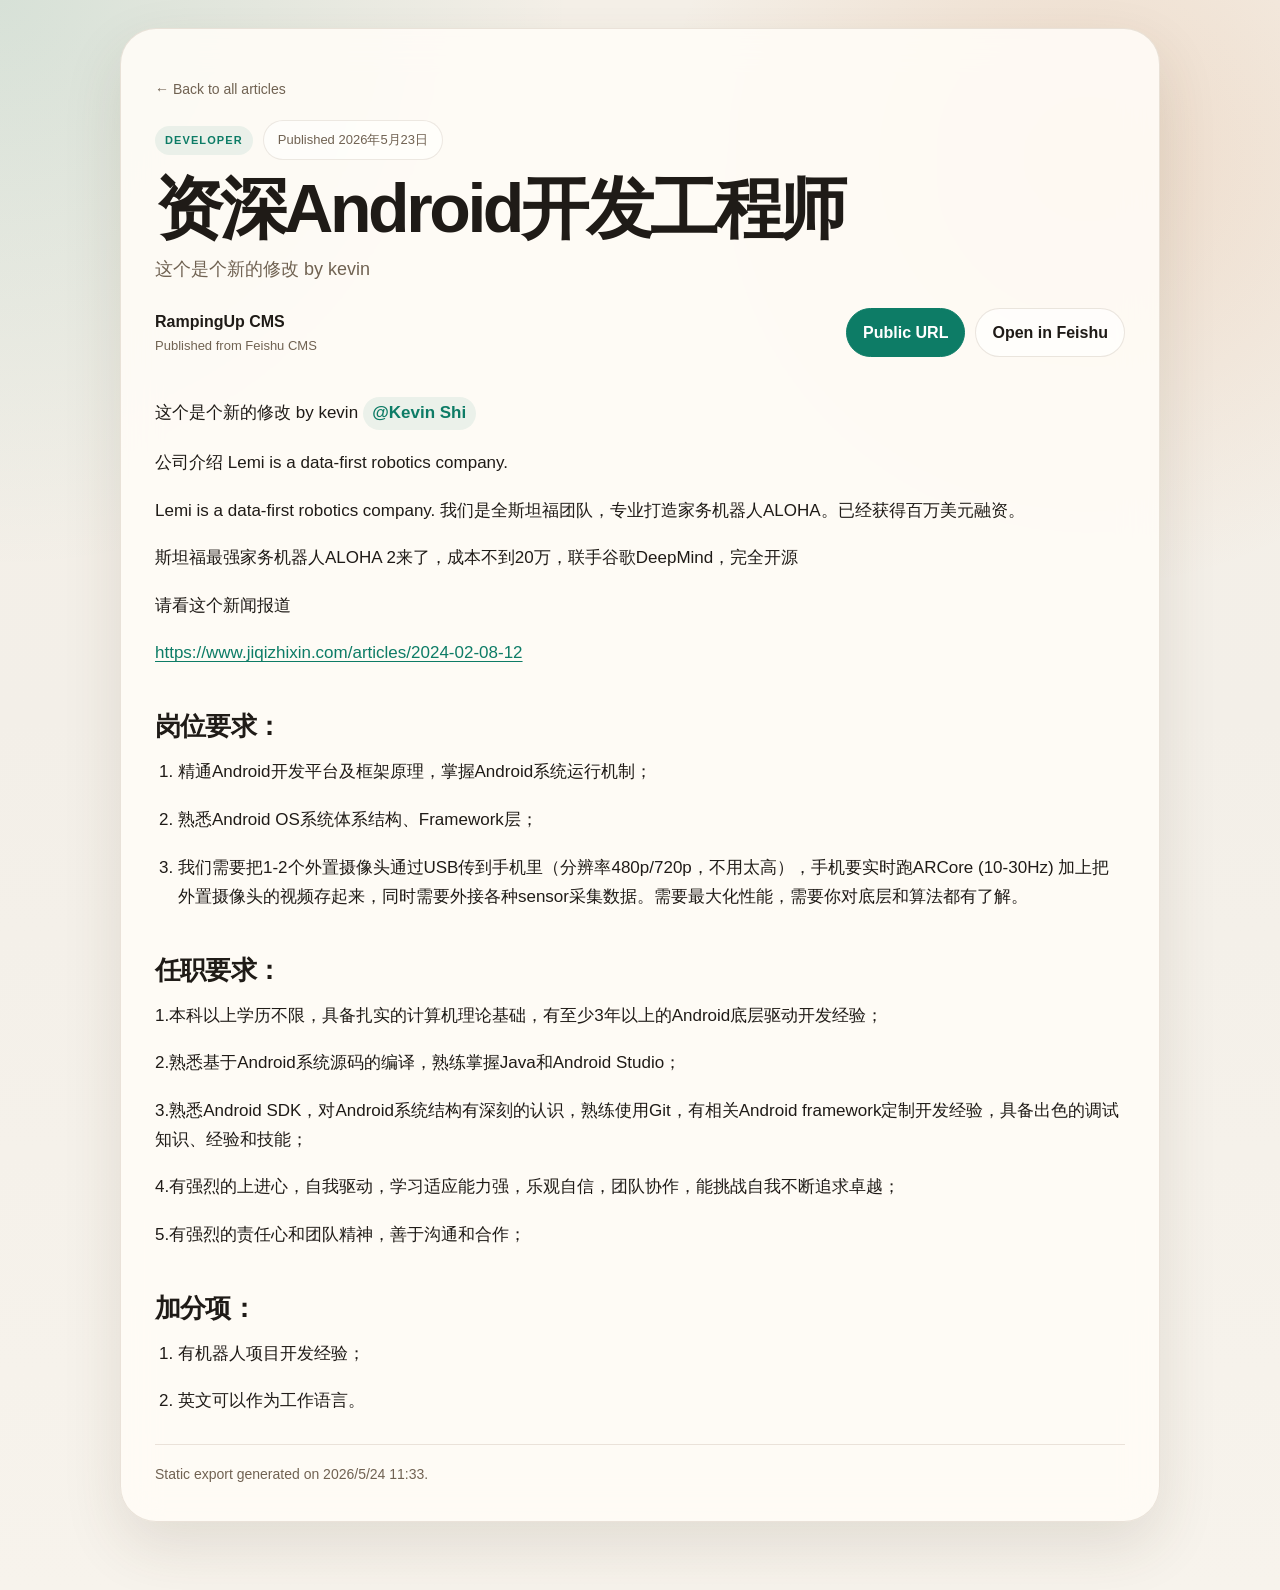
<file: docs/posts/android-2/index.html>
<!DOCTYPE html>
<html lang="zh-CN">
<head>
  <meta charset="utf-8" />
  <meta name="viewport" content="width=device-width, initial-scale=1" />
  <title>资深Android开发工程师 | RampingUp CMS</title>
  <meta name="description" content="这个是个新的修改 by kevin" />
  <link rel="canonical" href="https://szrunworld.github.io/RampingUpCMS/posts/android-2/" />
  <meta property="og:title" content="资深Android开发工程师 | RampingUp CMS" />
  <meta property="og:description" content="这个是个新的修改 by kevin" />
  <meta property="og:type" content="article" />
  <meta property="og:url" content="https://szrunworld.github.io/RampingUpCMS/posts/android-2/" />
  <link rel="stylesheet" href="../../assets/site.css" />
</head>
<body class="article-page">

      <main class="shell article-shell">
        <article class="surface article-hero">
          
          <header class="article-header">
            <a class="article-back" href="../../">← Back to all articles</a>
            <div class="article-kicker">
              <span class="post-card__tag">Developer</span>
              <span class="hero-pill">Published 2026年5月23日</span>
              
            </div>
            <h1 class="article-title">资深Android开发工程师</h1>
            <p class="article-subtitle">这个是个新的修改 by kevin</p>
            <div class="article-meta">
              <div class="author-stack">
                
                <div class="author-stack__text">
                  <strong>RampingUp CMS</strong>
                  <span>Published from Feishu CMS</span>
                </div>
              </div>
              <div class="article-actions">
                <a class="action-link action-link--primary" href="https://szrunworld.github.io/RampingUpCMS/posts/android-2/">Public URL</a>
                <a class="action-link" href="https://rampingup.feishu.cn/wiki/R5MewqgMViY7UbkqTzRca6OXn4c?from=from_copylink" target="_blank" rel="noopener noreferrer">Open in Feishu</a>
              </div>
            </div>
          </header>

          <section class="article-body">
            <div class="content">
              <p>这个是个新的修改 by kevin <span class="feishu-mention">@Kevin Shi</span></p><p>公司介绍 Lemi is a data-first robotics company.</p><p>Lemi is a data-first robotics company.  我们是全斯坦福团队，专业打造家务机器人ALOHA。已经获得百万美元融资。</p><p>斯坦福最强家务机器人ALOHA 2来了，成本不到20万，联手谷歌DeepMind，完全开源</p><p>请看这个新闻报道</p><p><a href="https://www.jiqizhixin.com/articles/2024-02-08-12" target="_blank" rel="noopener noreferrer">https://www.jiqizhixin.com/articles/2024-02-08-12</a></p><h3>岗位要求：</h3><ol><li>精通Android开发平台及框架原理，掌握Android系统运行机制；</li><li>熟悉Android OS系统体系结构、Framework层；</li><li>我们需要把1-2个外置摄像头通过USB传到手机里（分辨率480p/720p，不用太高），手机要实时跑ARCore (10-30Hz) 加上把外置摄像头的视频存起来，同时需要外接各种sensor采集数据。需要最大化性能，需要你对底层和算法都有了解。</li></ol><h3>任职要求：</h3><p>1.本科以上学历不限，具备扎实的计算机理论基础，有至少3年以上的Android底层驱动开发经验；</p><p>2.熟悉基于Android系统源码的编译，熟练掌握Java和Android Studio；</p><p>3.熟悉Android SDK，对Android系统结构有深刻的认识，熟练使用Git，有相关Android framework定制开发经验，具备出色的调试知识、经验和技能；</p><p>4.有强烈的上进心，自我驱动，学习适应能力强，乐观自信，团队协作，能挑战自我不断追求卓越；</p><p>5.有强烈的责任心和团队精神，善于沟通和合作；</p><h3>加分项：</h3><ol><li>有机器人项目开发经验；</li><li>英文可以作为工作语言。</li></ol>
            </div>
            <footer class="article-footer">
              Static export generated on 2026/5/24 11:33.
            </footer>
          </section>
        </article>
      </main>
    
</body>
</html>
</file>
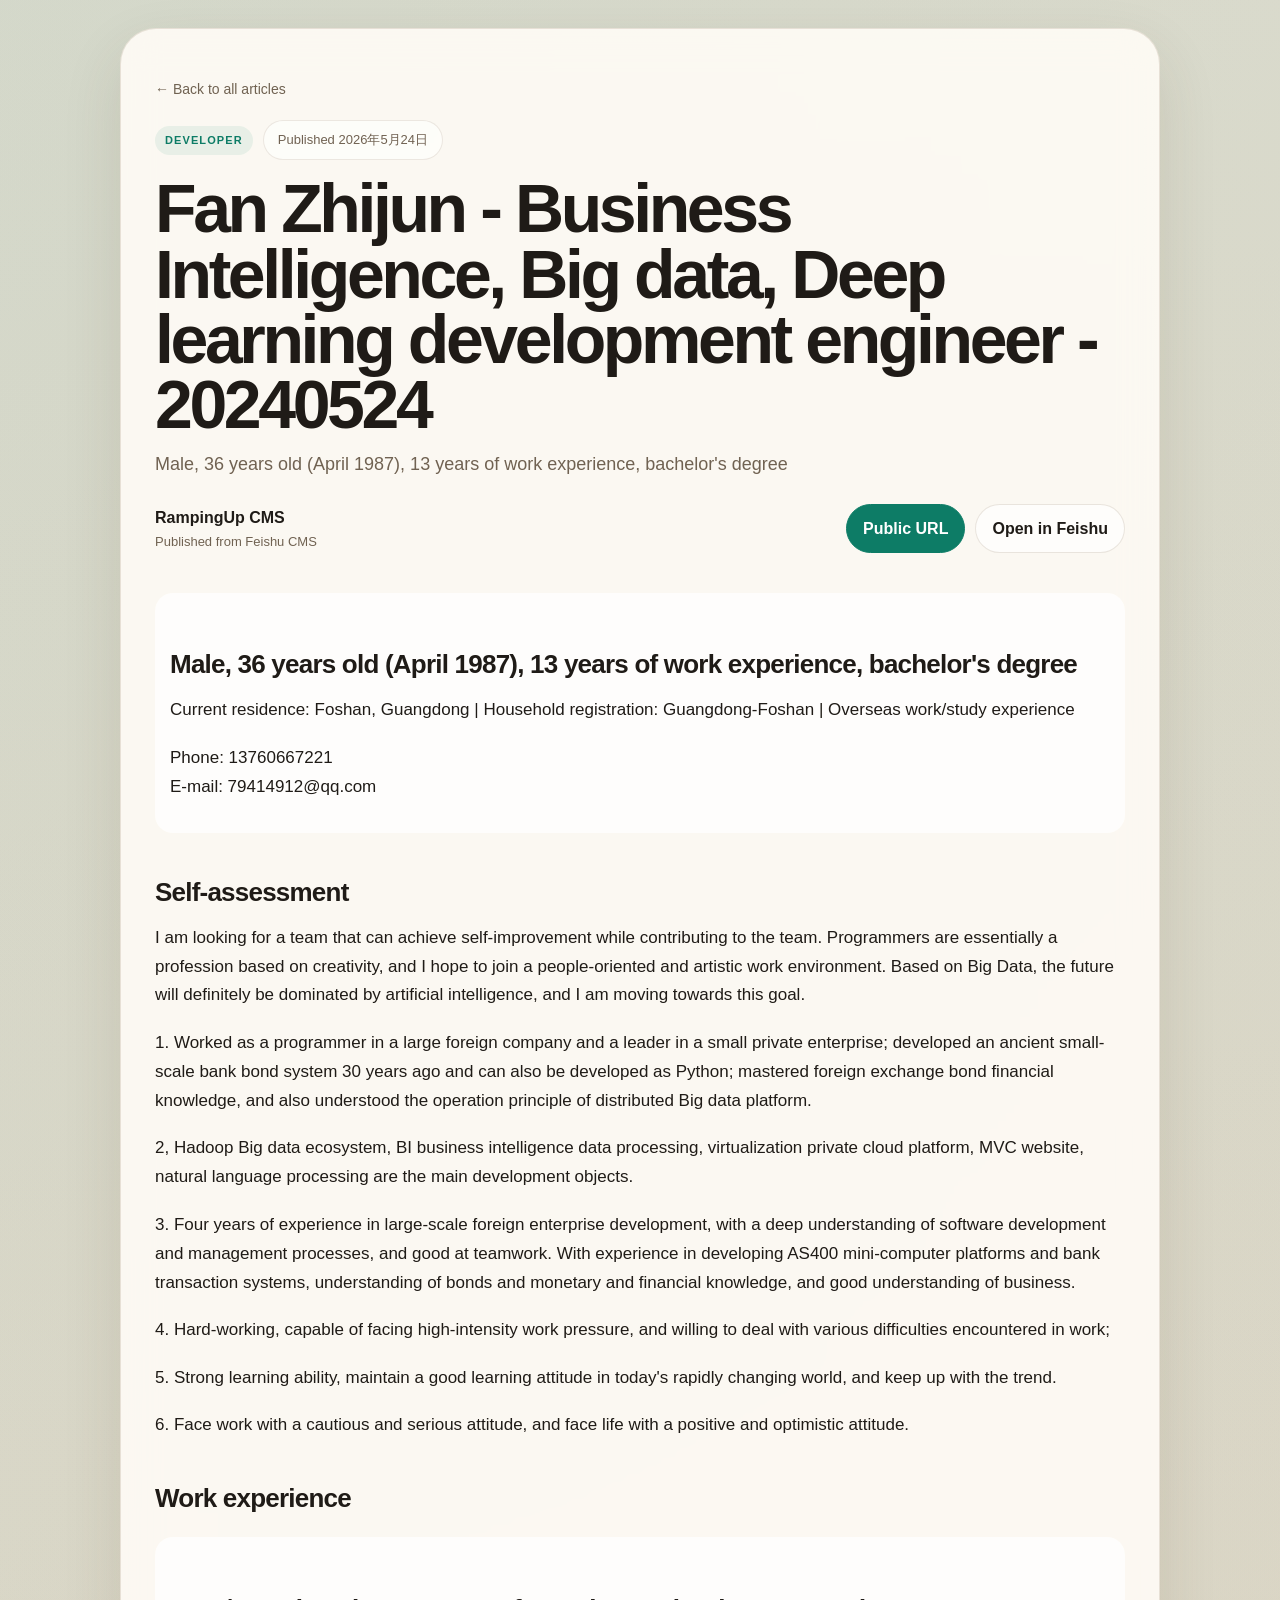
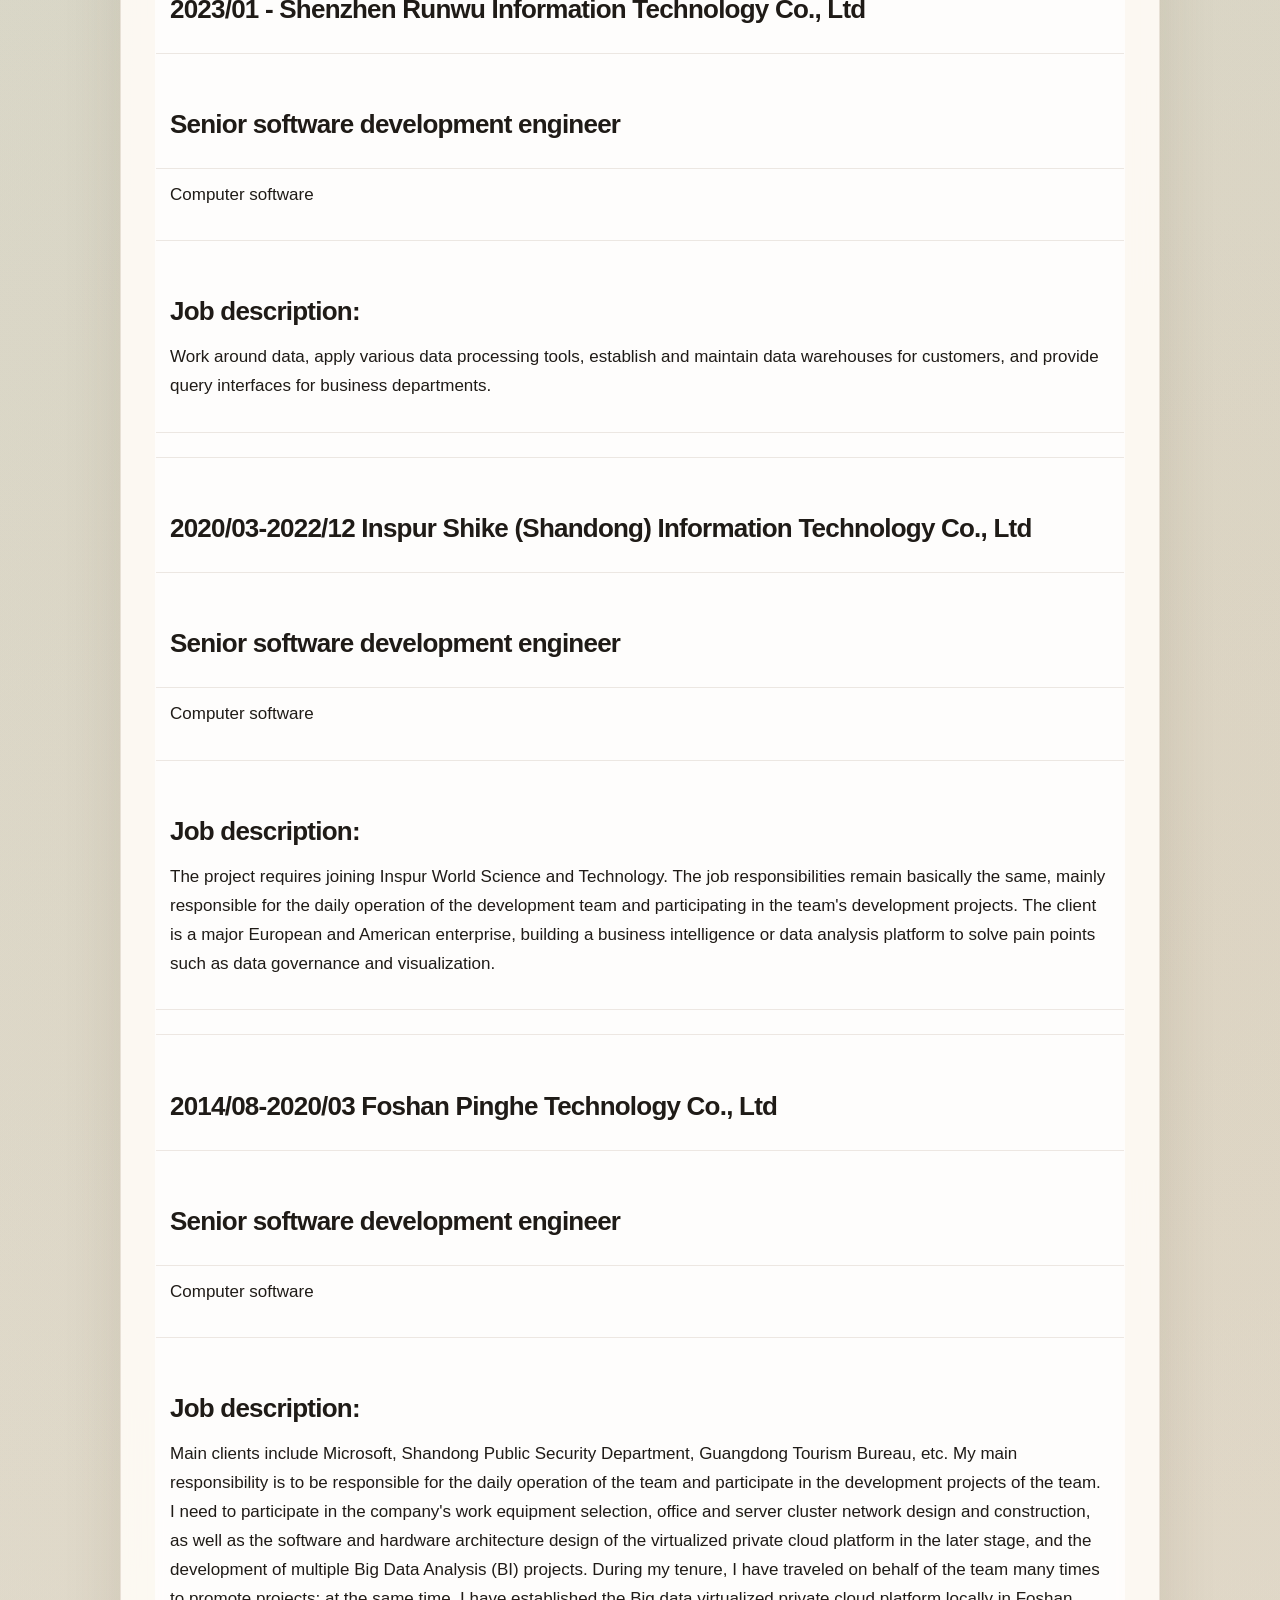
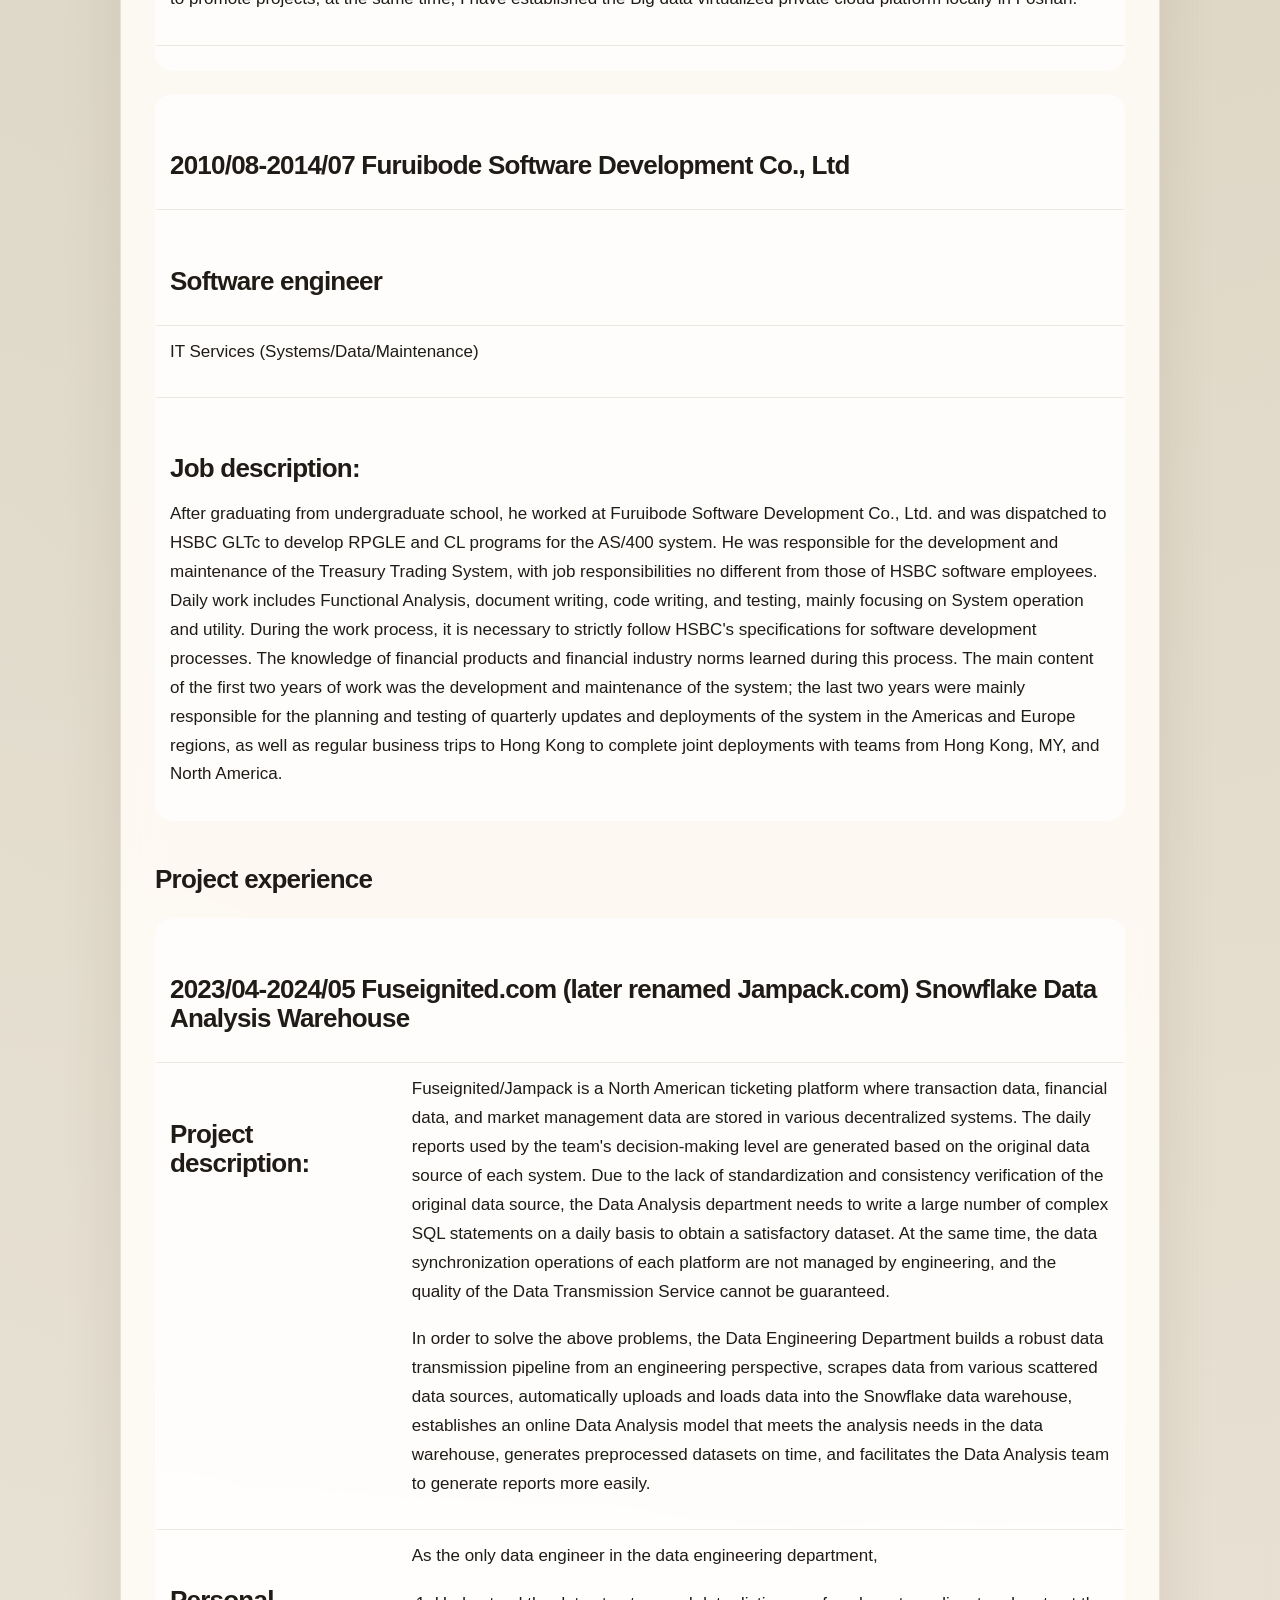
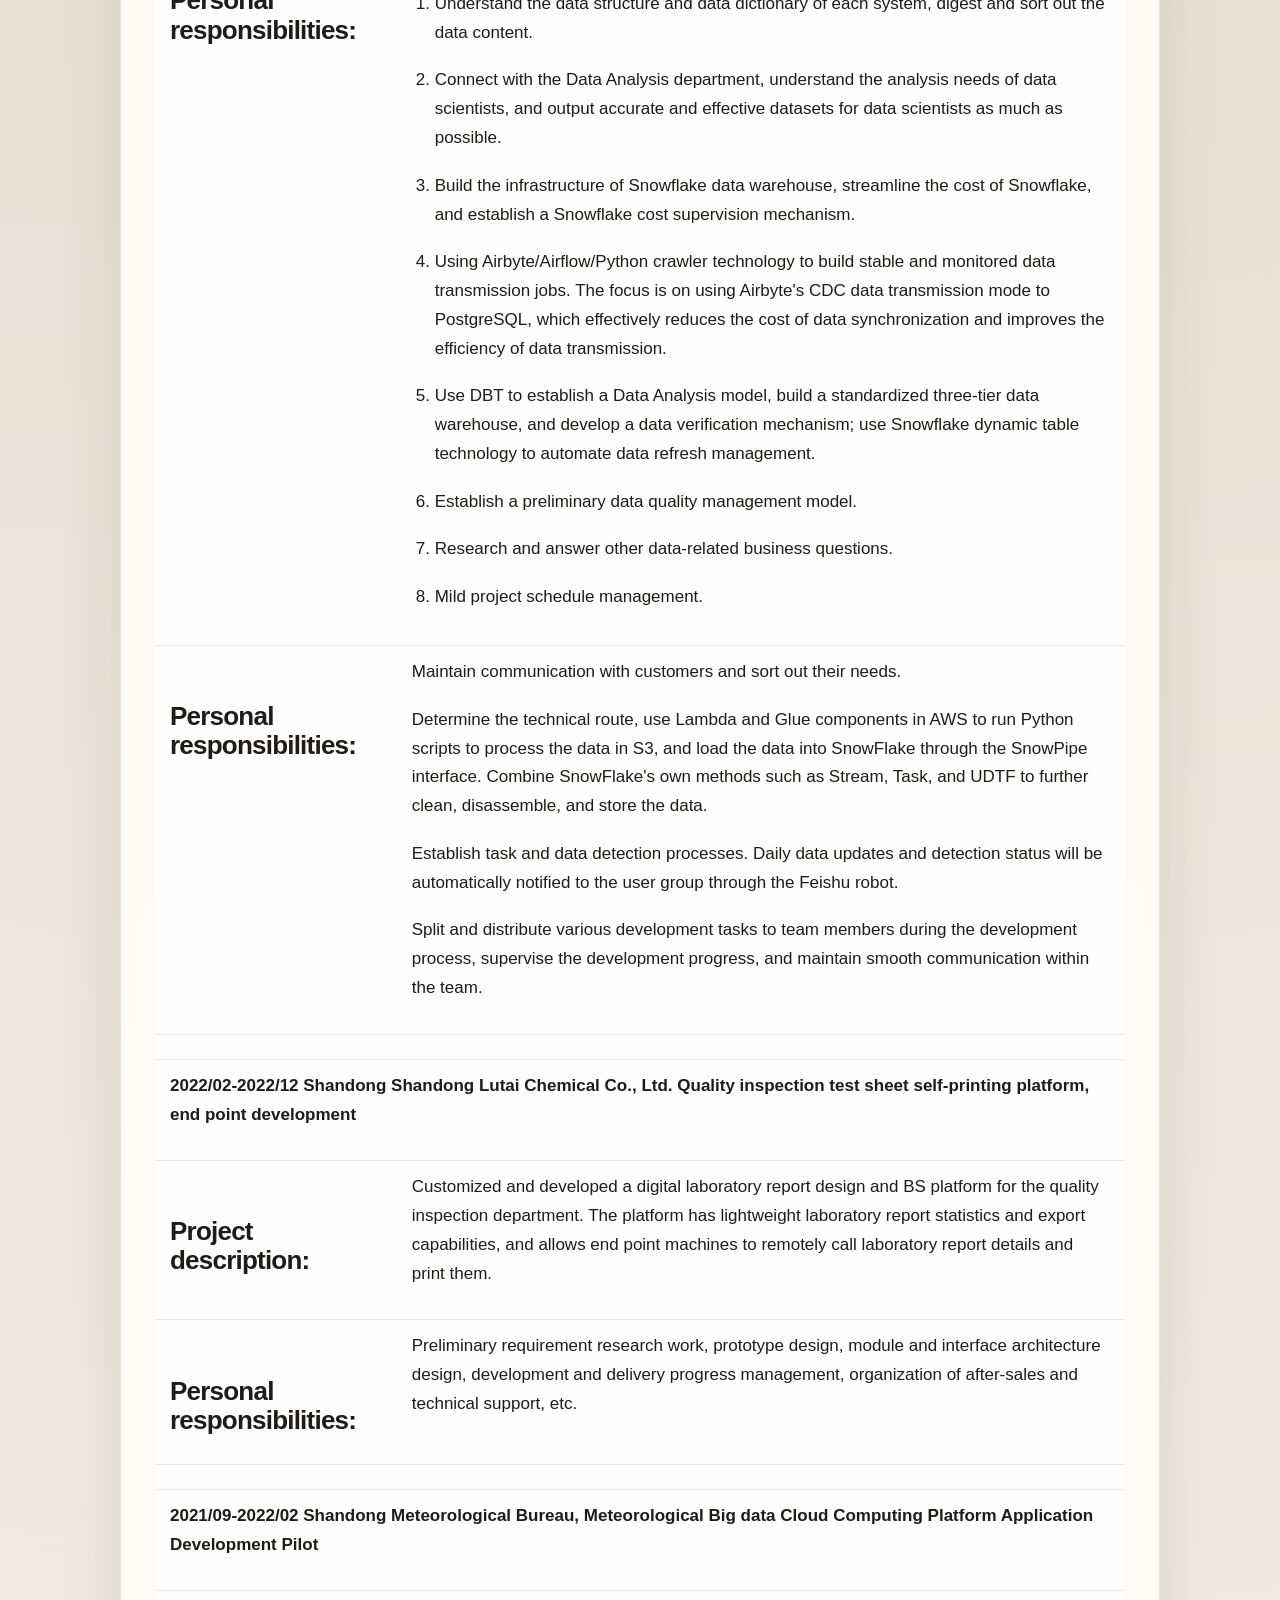
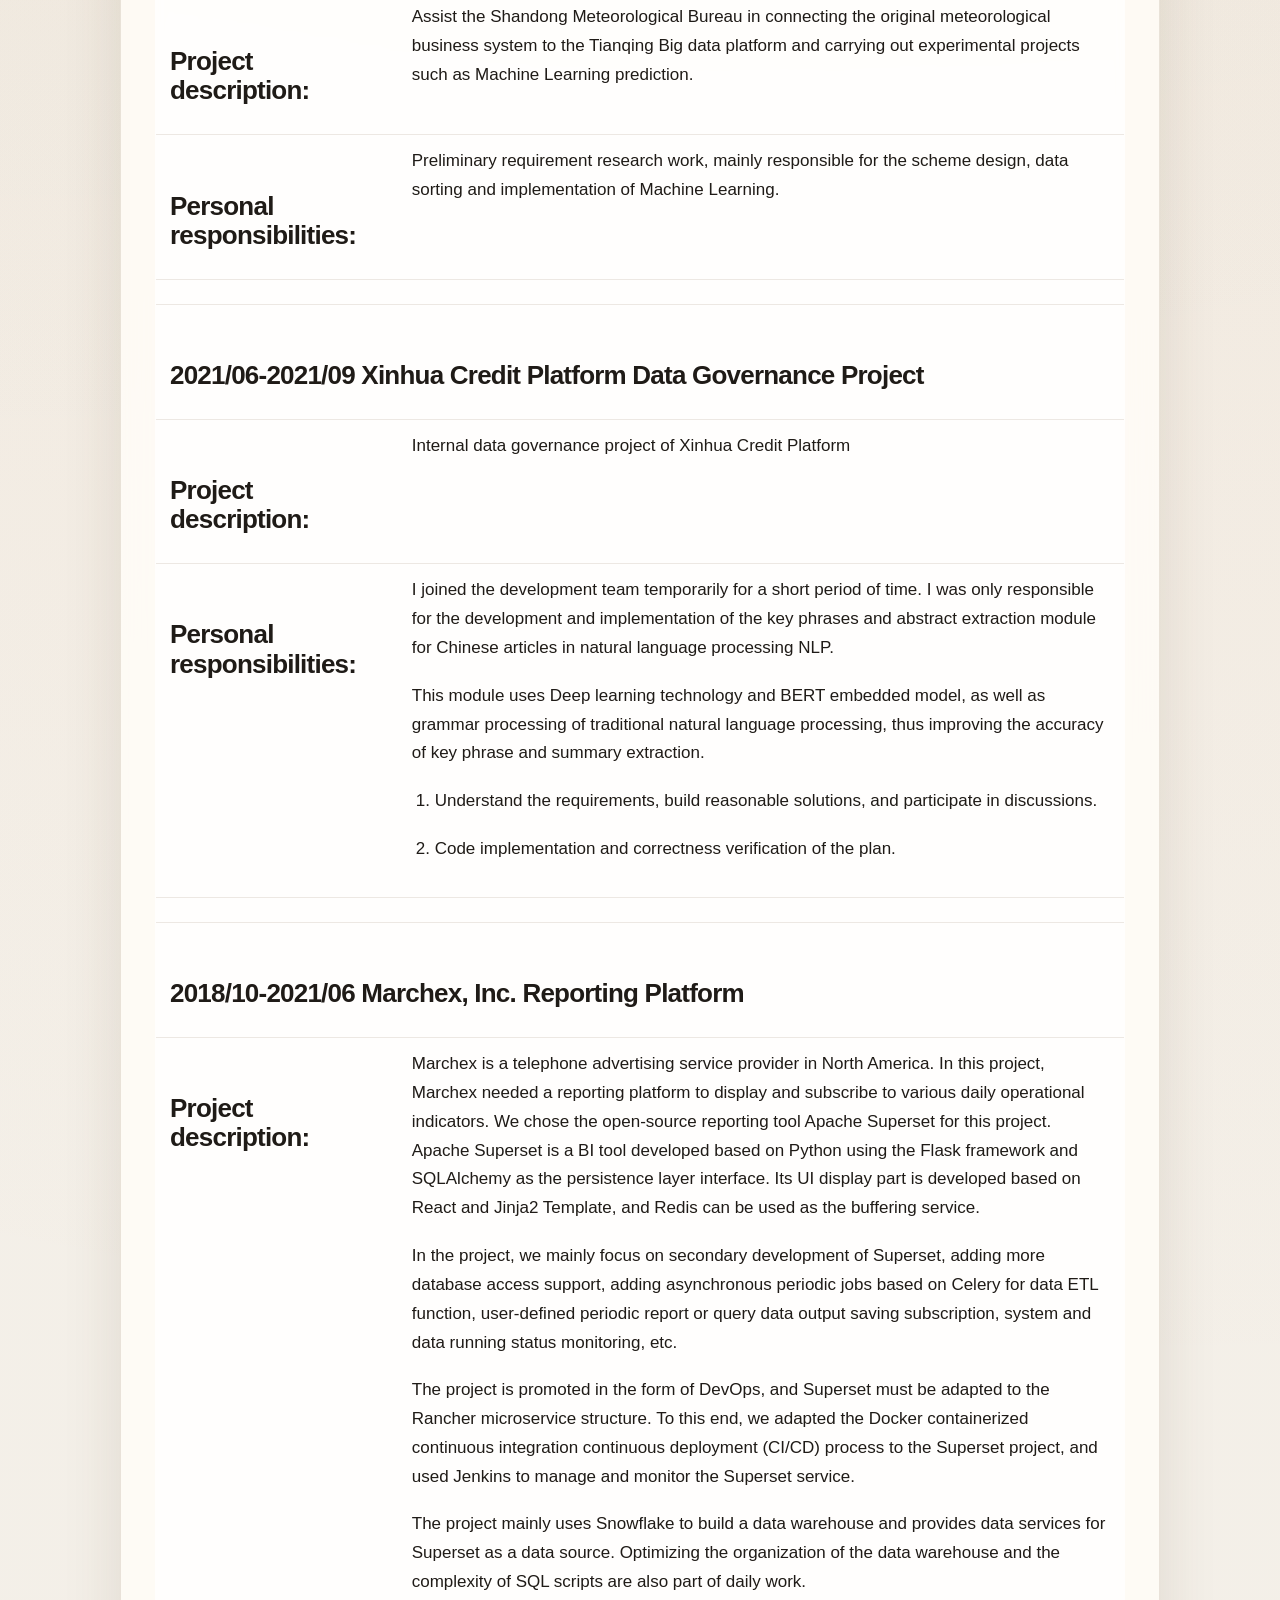
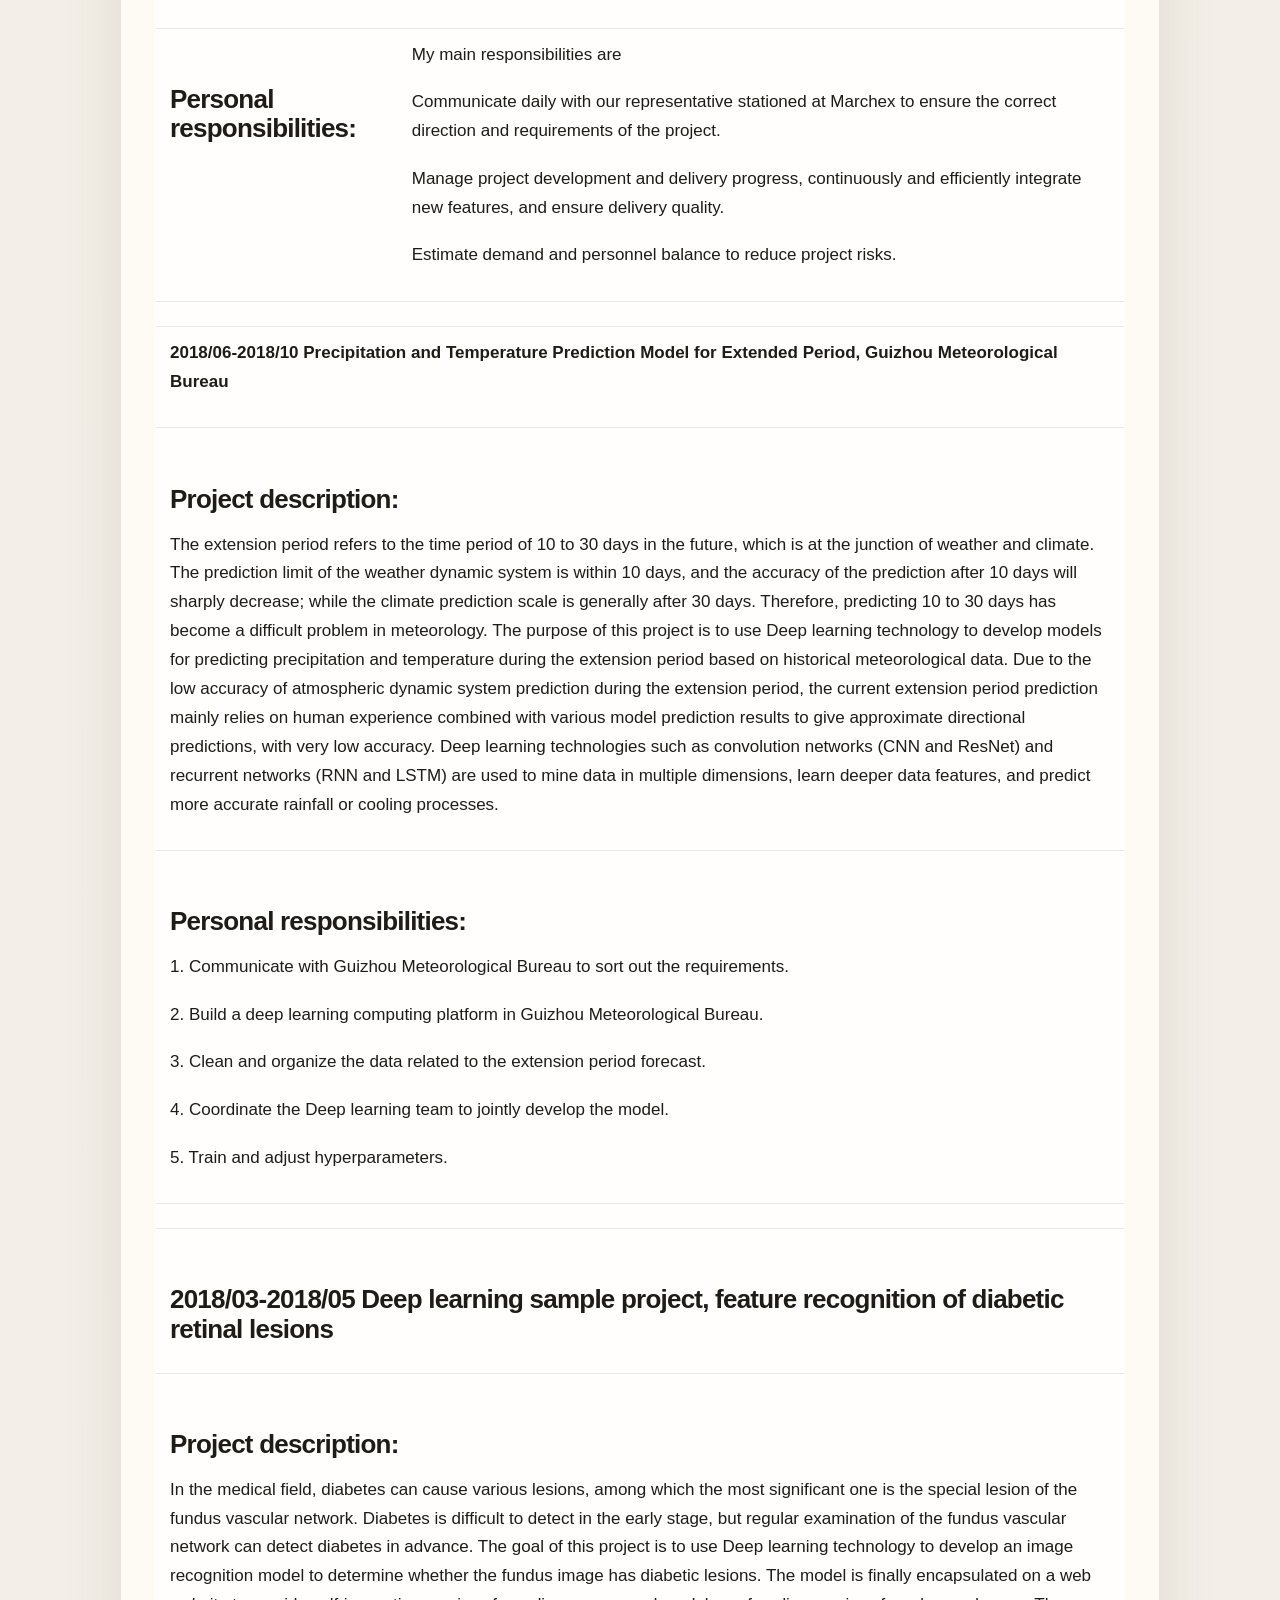
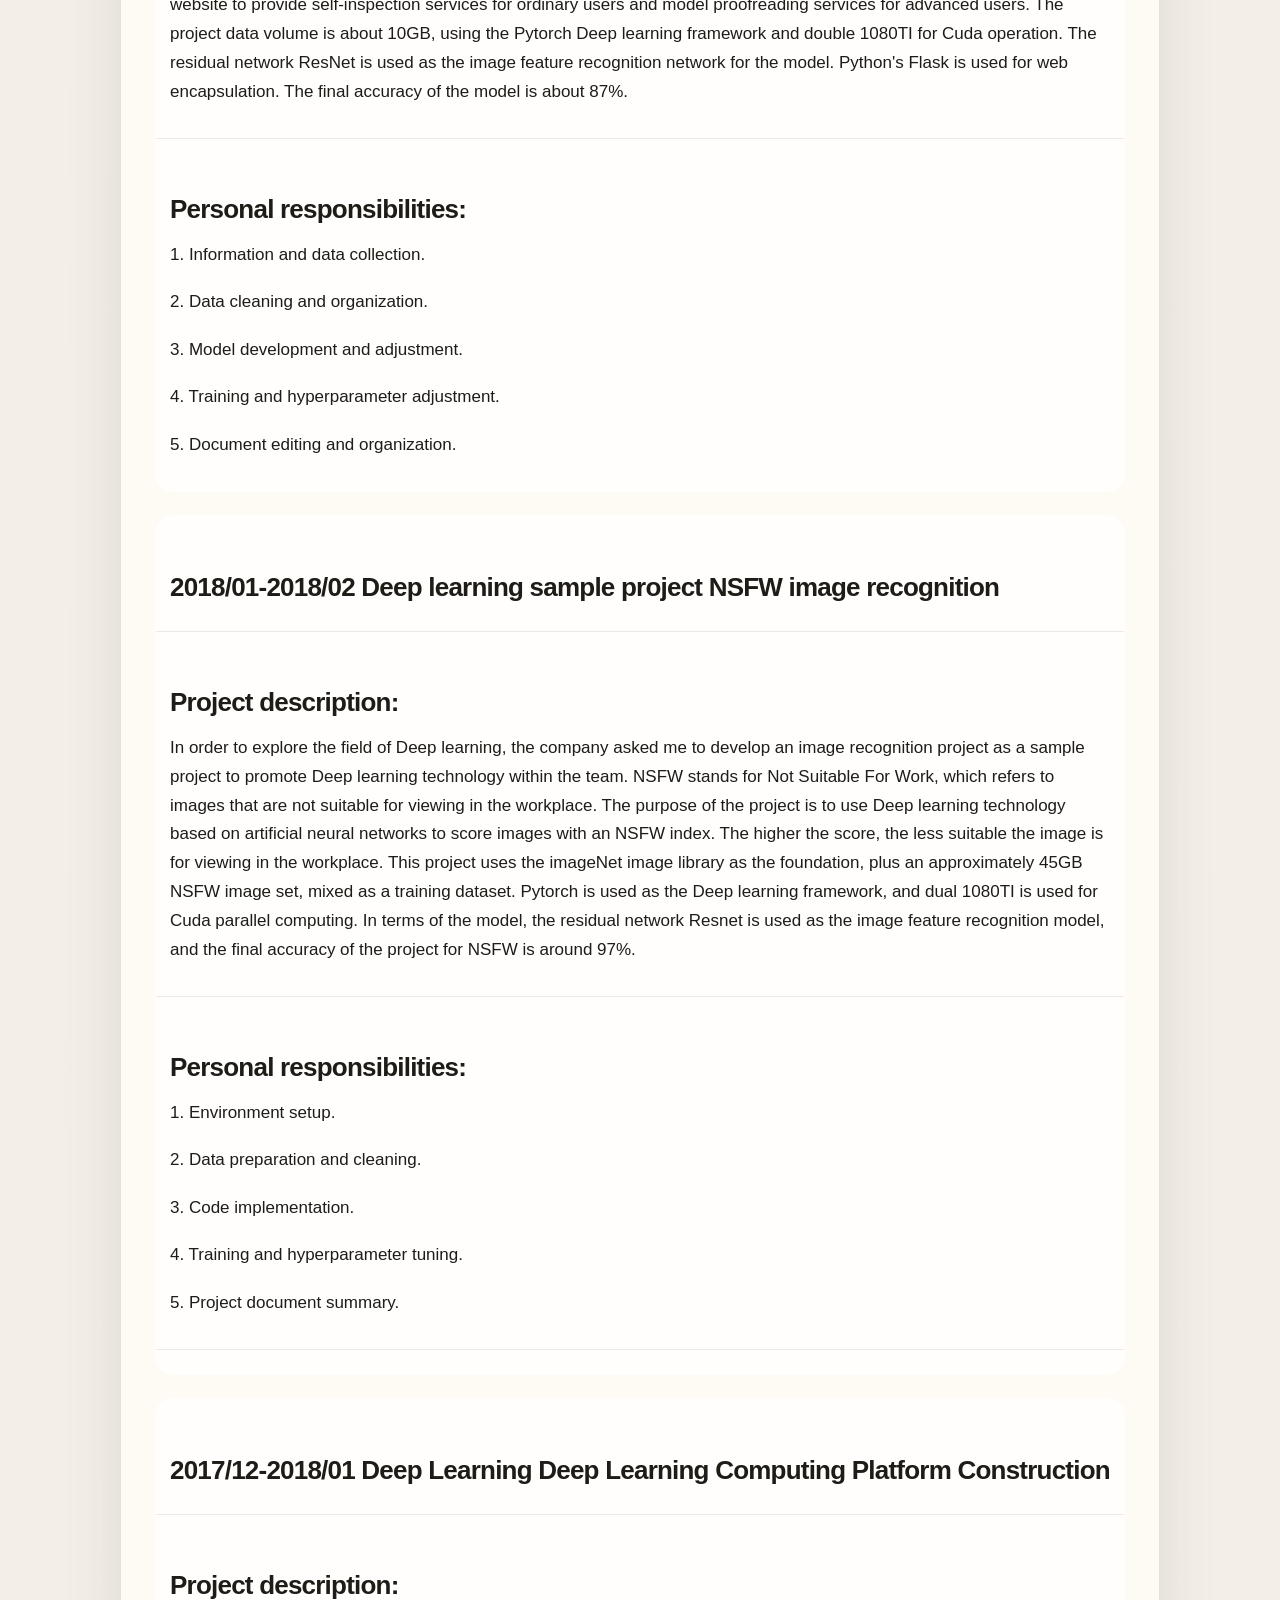
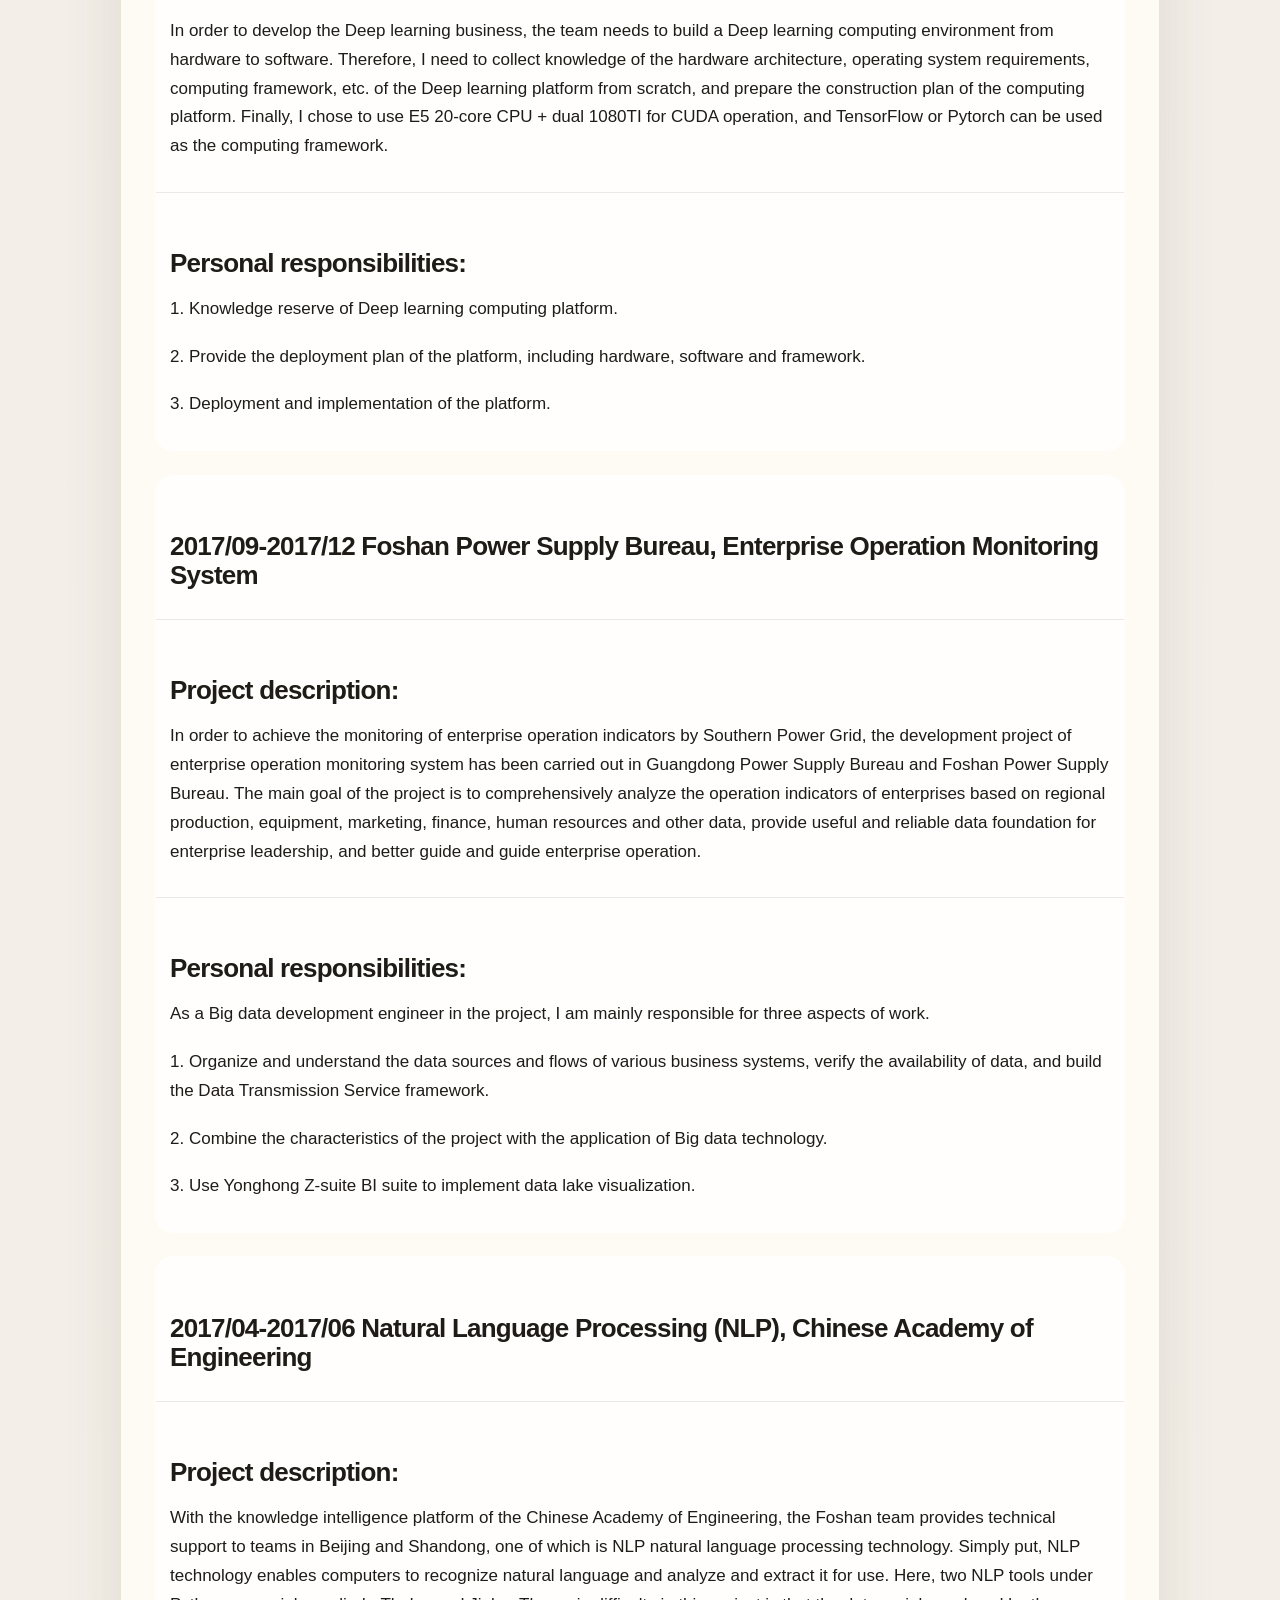
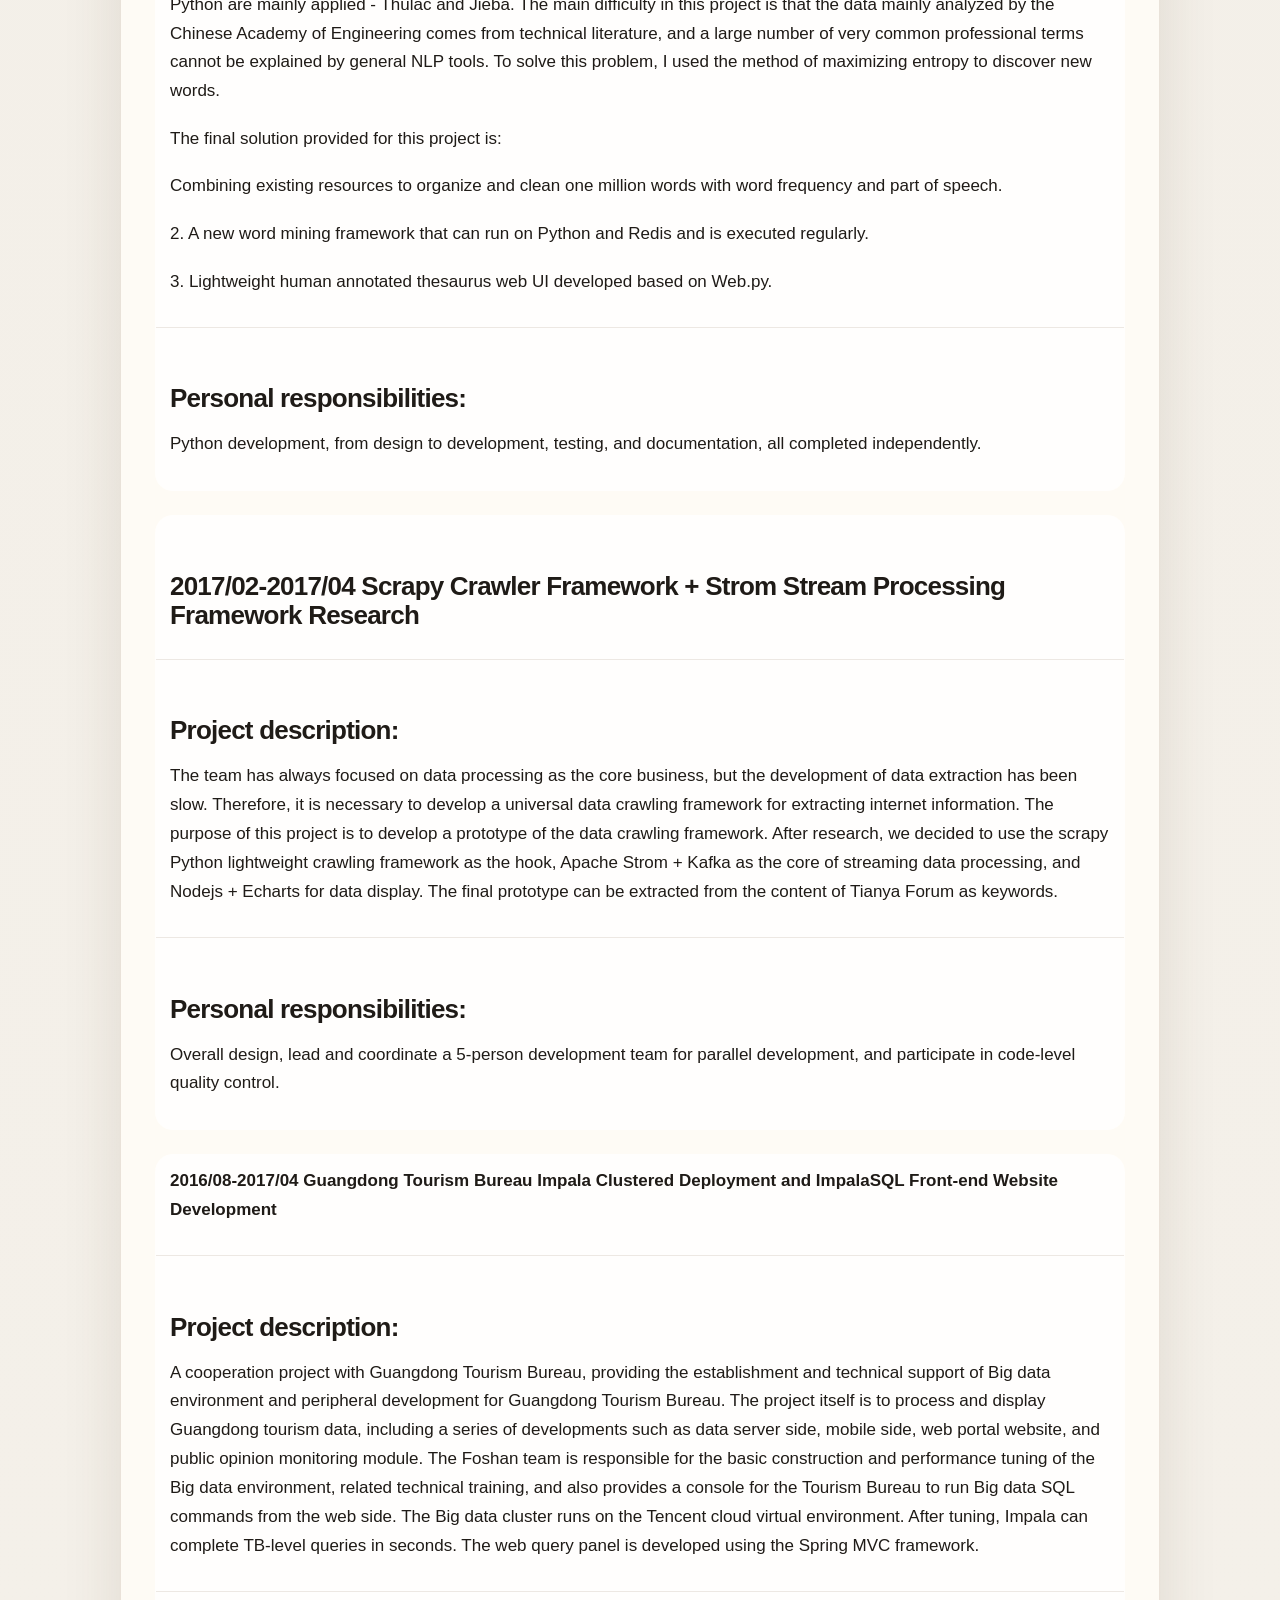
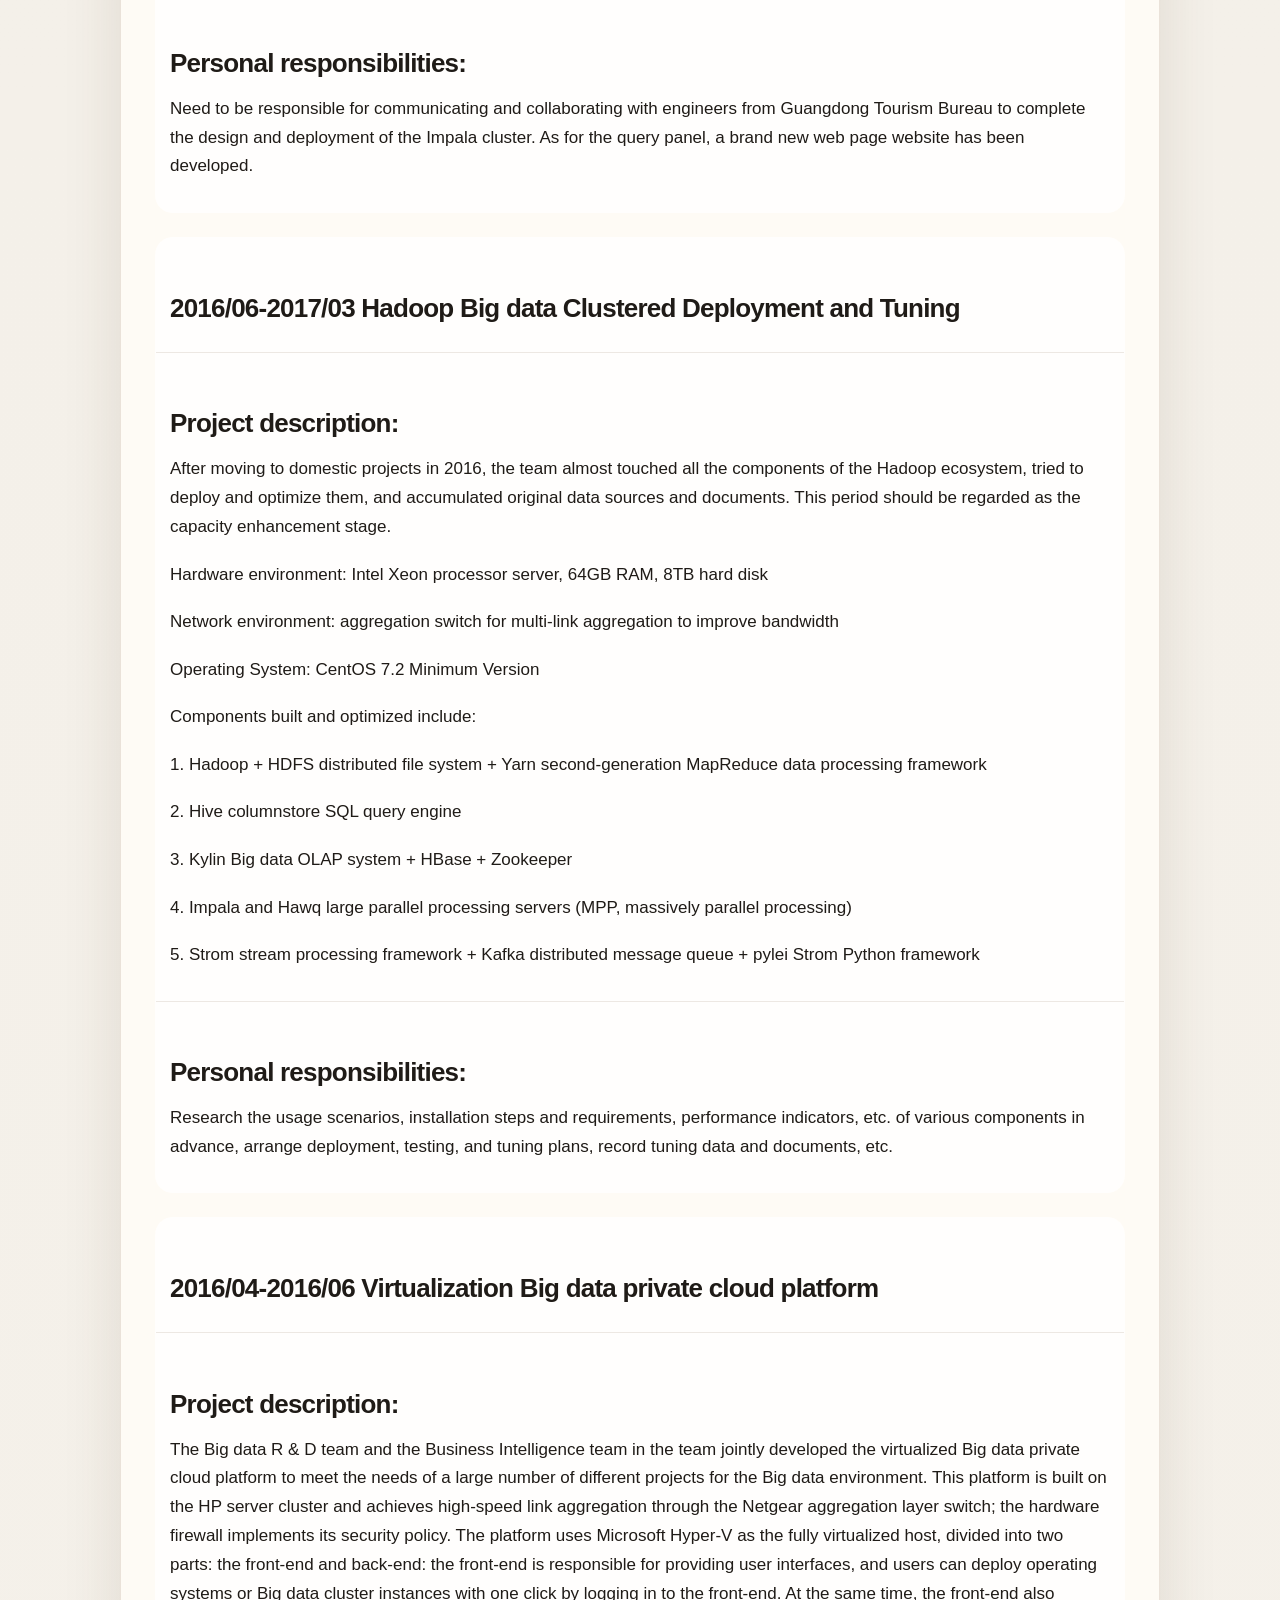
<file: docs/posts/fan-zhijun-business-intelligence-big-data-deep-learning-development-engineer-20240524/index.html>
<!DOCTYPE html>
<html lang="zh-CN">
<head>
  <meta charset="utf-8" />
  <meta name="viewport" content="width=device-width, initial-scale=1" />
  <title>Fan Zhijun - Business Intelligence, Big data, Deep learning development engineer - 20240524 | RampingUp CMS</title>
  <meta name="description" content="Male, 36 years old (April 1987), 13 years of work experience, bachelor&#39;s degree" />
  <link rel="canonical" href="https://szrunworld.github.io/RampingUpCMS/posts/fan-zhijun-business-intelligence-big-data-deep-learning-development-engineer-20240524/" />
  <meta property="og:title" content="Fan Zhijun - Business Intelligence, Big data, Deep learning development engineer - 20240524 | RampingUp CMS" />
  <meta property="og:description" content="Male, 36 years old (April 1987), 13 years of work experience, bachelor&#39;s degree" />
  <meta property="og:type" content="article" />
  <meta property="og:url" content="https://szrunworld.github.io/RampingUpCMS/posts/fan-zhijun-business-intelligence-big-data-deep-learning-development-engineer-20240524/" />
  <link rel="stylesheet" href="../../assets/site.css" />
</head>
<body class="article-page">

      <main class="shell article-shell">
        <article class="surface article-hero">
          
          <header class="article-header">
            <a class="article-back" href="../../">← Back to all articles</a>
            <div class="article-kicker">
              <span class="post-card__tag">Developer</span>
              <span class="hero-pill">Published 2026年5月24日</span>
              
            </div>
            <h1 class="article-title">Fan Zhijun - Business Intelligence, Big data, Deep learning development engineer - 20240524</h1>
            <p class="article-subtitle">Male, 36 years old (April 1987), 13 years of work experience, bachelor&#39;s degree</p>
            <div class="article-meta">
              <div class="author-stack">
                
                <div class="author-stack__text">
                  <strong>RampingUp CMS</strong>
                  <span>Published from Feishu CMS</span>
                </div>
              </div>
              <div class="article-actions">
                <a class="action-link action-link--primary" href="https://szrunworld.github.io/RampingUpCMS/posts/fan-zhijun-business-intelligence-big-data-deep-learning-development-engineer-20240524/">Public URL</a>
                <a class="action-link" href="https://rampingup.feishu.cn/wiki/GZATwyukIidpt2keDaPcwoHXn3f" target="_blank" rel="noopener noreferrer">Open in Feishu</a>
              </div>
            </div>
          </header>

          <section class="article-body">
            <div class="content">
              <table id="MIV7dOncnoUModx3GgJccaq9noU"><colgroup><col width="365"/><col width="365"/></colgroup><tbody><tr><td colspan="2" rowspan="3"><h3>Male, 36 years old (April 1987), 13 years of work experience, bachelor&#39;s degree</h3><p>Current residence: Foshan, Guangdong | Household registration: Guangdong-Foshan | Overseas work/study experience</p><p>Phone: 13760667221<br/>E-mail: 79414912@qq.com</p></td></tr><tr></tr><tr></tr></tbody></table><h3>Self-assessment</h3><p>I am looking for a team that can achieve self-improvement while contributing to the team. Programmers are essentially a profession based on creativity, and I hope to join a people-oriented and artistic work environment. Based on Big Data, the future will definitely be dominated by artificial intelligence, and I am moving towards this goal.</p><p>1. Worked as a programmer in a large foreign company and a leader in a small private enterprise; developed an ancient small-scale bank bond system 30 years ago and can also be developed as Python; mastered foreign exchange bond financial knowledge, and also understood the operation principle of distributed Big data platform.</p><p>2, Hadoop Big data ecosystem, BI business intelligence data processing, virtualization private cloud platform, MVC website, natural language processing are the main development objects.</p><p>3. Four years of experience in large-scale foreign enterprise development, with a deep understanding of software development and management processes, and good at teamwork. With experience in developing AS400 mini-computer platforms and bank transaction systems, understanding of bonds and monetary and financial knowledge, and good understanding of business.</p><p>4. Hard-working, capable of facing high-intensity work pressure, and willing to deal with various difficulties encountered in work;</p><p>5. Strong learning ability, maintain a good learning attitude in today's rapidly changing world, and keep up with the trend.</p><p>6. Face work with a cautious and serious attitude, and face life with a positive and optimistic attitude.</p><h3>Work experience</h3><table id="AkxLdoI6oooW2KxPj1kcWTafnJY"><colgroup><col width="243"/><col width="243"/><col width="243"/></colgroup><tbody><tr><td colspan="3"><h3>2023/01 - Shenzhen Runwu Information Technology Co., Ltd</h3></td></tr><tr><td colspan="3"><h3>Senior software development engineer</h3></td></tr><tr><td colspan="3"><p>Computer software</p></td></tr><tr><td colspan="3"><h3>Job description:</h3><p>Work around data, apply various data processing tools, establish and maintain data warehouses for customers, and provide query interfaces for business departments.</p></td></tr><tr><td colspan="3"></td></tr><tr><td colspan="3"><h3>2020/03-2022/12 Inspur Shike (Shandong) Information Technology Co., Ltd</h3></td></tr><tr><td colspan="3"><h3>Senior software development engineer</h3></td></tr><tr><td colspan="3"><p>Computer software</p></td></tr><tr><td colspan="3"><h3>Job description:</h3><p>The project requires joining Inspur World Science and Technology. The job responsibilities remain basically the same, mainly responsible for the daily operation of the development team and participating in the team's development projects. The client is a major European and American enterprise, building a business intelligence or data analysis platform to solve pain points such as data governance and visualization.</p></td></tr><tr><td colspan="2"></td><td></td></tr><tr><td colspan="3"><h3>2014/08-2020/03 Foshan Pinghe Technology Co., Ltd</h3></td></tr><tr><td colspan="3"><h3>Senior software development engineer</h3></td></tr><tr><td colspan="3"><p>Computer software</p></td></tr><tr><td colspan="3"><h3>Job description:</h3><p>Main clients include Microsoft, Shandong Public Security Department, Guangdong Tourism Bureau, etc. My main responsibility is to be responsible for the daily operation of the team and participate in the development projects of the team. I need to participate in the company's work equipment selection, office and server cluster network design and construction, as well as the software and hardware architecture design of the virtualized private cloud platform in the later stage, and the development of multiple Big Data Analysis (BI) projects. During my tenure, I have traveled on behalf of the team many times to promote projects; at the same time, I have established the Big data virtualized private cloud platform locally in Foshan.</p></td></tr><tr><td colspan="2"></td><td></td></tr></tbody></table><table id="BodGdakeLoSnszxkx4ncWAhqnJf"><colgroup><col width="365"/><col width="365"/></colgroup><tbody><tr><td colspan="2"><h3>2010/08-2014/07 Furuibode Software Development Co., Ltd</h3></td></tr><tr><td colspan="2"><h3>Software engineer</h3></td></tr><tr><td colspan="2"><p>IT Services (Systems/Data/Maintenance)</p></td></tr><tr><td colspan="2"><h3>Job description:</h3><p>After graduating from undergraduate school, he worked at Furuibode Software Development Co., Ltd. and was dispatched to HSBC GLTc to develop RPGLE and CL programs for the AS/400 system. He was responsible for the development and maintenance of the Treasury Trading System, with job responsibilities no different from those of HSBC software employees. Daily work includes Functional Analysis, document writing, code writing, and testing, mainly focusing on System operation and utility. During the work process, it is necessary to strictly follow HSBC's specifications for software development processes. The knowledge of financial products and financial industry norms learned during this process. The main content of the first two years of work was the development and maintenance of the system; the last two years were mainly responsible for the planning and testing of quarterly updates and deployments of the system in the Americas and Europe regions, as well as regular business trips to Hong Kong to complete joint deployments with teams from Hong Kong, MY, and North America.</p></td></tr></tbody></table><h3>Project experience</h3><table id="P1V8dIfHuoTO5mxQfJ0cZSAsnah"><colgroup><col width="182"/><col width="182"/><col width="182"/><col width="182"/></colgroup><tbody><tr><td colspan="4"><h3>2023/04-2024/05 Fuseignited.com (later renamed Jampack.com) Snowflake Data Analysis Warehouse</h3></td></tr><tr><td><h3>Project description:</h3></td><td colspan="3"><p>Fuseignited/Jampack is a North American ticketing platform where transaction data, financial data, and market management data are stored in various decentralized systems. The daily reports used by the team's decision-making level are generated based on the original data source of each system. Due to the lack of standardization and consistency verification of the original data source, the Data Analysis department needs to write a large number of complex SQL statements on a daily basis to obtain a satisfactory dataset. At the same time, the data synchronization operations of each platform are not managed by engineering, and the quality of the Data Transmission Service cannot be guaranteed.</p><p>In order to solve the above problems, the Data Engineering Department builds a robust data transmission pipeline from an engineering perspective, scrapes data from various scattered data sources, automatically uploads and loads data into the Snowflake data warehouse, establishes an online Data Analysis model that meets the analysis needs in the data warehouse, generates preprocessed datasets on time, and facilitates the Data Analysis team to generate reports more easily.</p></td></tr><tr><td><h3>Personal responsibilities:</h3></td><td colspan="3"><p>As the only data engineer in the data engineering department,</p><ol><li>Understand the data structure and data dictionary of each system, digest and sort out the data content.</li><li>Connect with the Data Analysis department, understand the analysis needs of data scientists, and output accurate and effective datasets for data scientists as much as possible.</li><li>Build the infrastructure of Snowflake data warehouse, streamline the cost of Snowflake, and establish a Snowflake cost supervision mechanism.</li><li>Using Airbyte/Airflow/Python crawler technology to build stable and monitored data transmission jobs. The focus is on using Airbyte's CDC data transmission mode to PostgreSQL, which effectively reduces the cost of data synchronization and improves the efficiency of data transmission.</li><li>Use DBT to establish a Data Analysis model, build a standardized three-tier data warehouse, and develop a data verification mechanism; use Snowflake dynamic table technology to automate data refresh management.</li><li>Establish a preliminary data quality management model.</li><li>Research and answer other data-related business questions.</li><li>Mild project schedule management.</li></ol></td></tr><tr><td><h3>Personal responsibilities:</h3></td><td colspan="3"><p>Maintain communication with customers and sort out their needs.</p><p>Determine the technical route, use Lambda and Glue components in AWS to run Python scripts to process the data in S3, and load the data into SnowFlake through the SnowPipe interface. Combine SnowFlake's own methods such as Stream, Task, and UDTF to further clean, disassemble, and store the data.</p><p>Establish task and data detection processes. Daily data updates and detection status will be automatically notified to the user group through the Feishu robot.</p><p>Split and distribute various development tasks to team members during the development process, supervise the development progress, and maintain smooth communication within the team.</p></td></tr><tr><td colspan="4"></td></tr><tr><td colspan="4"><p><b>2022/02-2022/12 Shandong Shandong Lutai Chemical Co., Ltd. Quality inspection test sheet self-printing platform, end point development</b></p></td></tr><tr><td><h3>Project description:</h3></td><td colspan="3"><p>Customized and developed a digital laboratory report design and BS platform for the quality inspection department. The platform has lightweight laboratory report statistics and export capabilities, and allows end point machines to remotely call laboratory report details and print them.</p></td></tr><tr><td><h3>Personal responsibilities:</h3></td><td colspan="3"><p>Preliminary requirement research work, prototype design, module and interface architecture design, development and delivery progress management, organization of after-sales and technical support, etc.</p></td></tr><tr><td colspan="3"></td><td></td></tr><tr><td colspan="4"><p><b>2021/09-2022/02 Shandong Meteorological Bureau, Meteorological Big data Cloud Computing Platform Application Development Pilot</b></p></td></tr><tr><td><h3>Project description:</h3></td><td colspan="3"><p>Assist the Shandong Meteorological Bureau in connecting the original meteorological business system to the Tianqing Big data platform and carrying out experimental projects such as Machine Learning prediction.</p></td></tr><tr><td><h3>Personal responsibilities:</h3></td><td colspan="3"><p>Preliminary requirement research work, mainly responsible for the scheme design, data sorting and implementation of Machine Learning.</p></td></tr><tr><td></td><td colspan="2"></td><td></td></tr><tr><td colspan="4"><h3>2021/06-2021/09 Xinhua Credit Platform Data Governance Project</h3></td></tr><tr><td><h3>Project description:</h3></td><td colspan="3"><p>Internal data governance project of Xinhua Credit Platform</p></td></tr><tr><td><h3>Personal responsibilities:</h3></td><td colspan="3"><p>I joined the development team temporarily for a short period of time. I was only responsible for the development and implementation of the key phrases and abstract extraction module for Chinese articles in natural language processing NLP.</p><p>This module uses Deep learning technology and BERT embedded model, as well as grammar processing of traditional natural language processing, thus improving the accuracy of key phrase and summary extraction.</p><ol><li>Understand the requirements, build reasonable solutions, and participate in discussions.</li><li>Code implementation and correctness verification of the plan.</li></ol></td></tr><tr><td></td><td colspan="2"></td><td></td></tr><tr><td colspan="3"><h3>2018/10-2021/06 Marchex, Inc. Reporting Platform</h3></td><td></td></tr><tr><td><h3>Project description:</h3></td><td colspan="3"><p>Marchex is a telephone advertising service provider in North America. In this project, Marchex needed a reporting platform to display and subscribe to various daily operational indicators. We chose the open-source reporting tool Apache Superset for this project. Apache Superset is a BI tool developed based on Python using the Flask framework and SQLAlchemy as the persistence layer interface. Its UI display part is developed based on React and Jinja2 Template, and Redis can be used as the buffering service.</p><p>In the project, we mainly focus on secondary development of Superset, adding more database access support, adding asynchronous periodic jobs based on Celery for data ETL function, user-defined periodic report or query data output saving subscription, system and data running status monitoring, etc.</p><p>The project is promoted in the form of DevOps, and Superset must be adapted to the Rancher microservice structure. To this end, we adapted the Docker containerized continuous integration continuous deployment (CI/CD) process to the Superset project, and used Jenkins to manage and monitor the Superset service.</p><p>The project mainly uses Snowflake to build a data warehouse and provides data services for Superset as a data source. Optimizing the organization of the data warehouse and the complexity of SQL scripts are also part of daily work.</p></td></tr><tr><td><h3>Personal responsibilities:</h3></td><td colspan="3"><p>My main responsibilities are</p><p>Communicate daily with our representative stationed at Marchex to ensure the correct direction and requirements of the project.</p><p>Manage project development and delivery progress, continuously and efficiently integrate new features, and ensure delivery quality.</p><p>Estimate demand and personnel balance to reduce project risks.</p></td></tr><tr><td></td><td colspan="2"></td><td></td></tr><tr><td colspan="4"><p><b>2018/06-2018/10 Precipitation and Temperature Prediction Model for Extended Period, Guizhou Meteorological Bureau</b></p></td></tr><tr><td colspan="4"><h3>Project description:</h3><p>The extension period refers to the time period of 10 to 30 days in the future, which is at the junction of weather and climate. The prediction limit of the weather dynamic system is within 10 days, and the accuracy of the prediction after 10 days will sharply decrease; while the climate prediction scale is generally after 30 days. Therefore, predicting 10 to 30 days has become a difficult problem in meteorology. The purpose of this project is to use Deep learning technology to develop models for predicting precipitation and temperature during the extension period based on historical meteorological data. Due to the low accuracy of atmospheric dynamic system prediction during the extension period, the current extension period prediction mainly relies on human experience combined with various model prediction results to give approximate directional predictions, with very low accuracy. Deep learning technologies such as convolution networks (CNN and ResNet) and recurrent networks (RNN and LSTM) are used to mine data in multiple dimensions, learn deeper data features, and predict more accurate rainfall or cooling processes.</p></td></tr><tr><td colspan="4"><h3>Personal responsibilities:</h3><p>1. Communicate with Guizhou Meteorological Bureau to sort out the requirements.</p><p>2. Build a deep learning computing platform in Guizhou Meteorological Bureau.</p><p>3. Clean and organize the data related to the extension period forecast.</p><p>4. Coordinate the Deep learning team to jointly develop the model.</p><p>5. Train and adjust hyperparameters.</p></td></tr><tr><td colspan="4"></td></tr><tr><td colspan="4"><h3>2018/03-2018/05 Deep learning sample project, feature recognition of diabetic retinal lesions</h3></td></tr><tr><td colspan="4"><h3>Project description:</h3><p>In the medical field, diabetes can cause various lesions, among which the most significant one is the special lesion of the fundus vascular network. Diabetes is difficult to detect in the early stage, but regular examination of the fundus vascular network can detect diabetes in advance. The goal of this project is to use Deep learning technology to develop an image recognition model to determine whether the fundus image has diabetic lesions. The model is finally encapsulated on a web website to provide self-inspection services for ordinary users and model proofreading services for advanced users. The project data volume is about 10GB, using the Pytorch Deep learning framework and double 1080TI for Cuda operation. The residual network ResNet is used as the image feature recognition network for the model. Python's Flask is used for web encapsulation. The final accuracy of the model is about 87%.</p></td></tr><tr><td colspan="4" rowspan="2"><h3>Personal responsibilities:</h3><p>1. Information and data collection.</p><p>2. Data cleaning and organization.</p><p>3. Model development and adjustment.</p><p>4. Training and hyperparameter adjustment.</p><p>5. Document editing and organization.</p></td></tr><tr></tr></tbody></table><table id="Z4lldymFkoCpADxJzB7cws8nn4U"><colgroup><col width="365"/><col width="365"/></colgroup><tbody><tr><td colspan="2"><h3>2018/01-2018/02 Deep learning sample project NSFW image recognition</h3></td></tr><tr><td colspan="2"><h3>Project description:</h3><p>In order to explore the field of Deep learning, the company asked me to develop an image recognition project as a sample project to promote Deep learning technology within the team. NSFW stands for Not Suitable For Work, which refers to images that are not suitable for viewing in the workplace. The purpose of the project is to use Deep learning technology based on artificial neural networks to score images with an NSFW index. The higher the score, the less suitable the image is for viewing in the workplace. This project uses the imageNet image library as the foundation, plus an approximately 45GB NSFW image set, mixed as a training dataset. Pytorch is used as the Deep learning framework, and dual 1080TI is used for Cuda parallel computing. In terms of the model, the residual network Resnet is used as the image feature recognition model, and the final accuracy of the project for NSFW is around 97%.</p></td></tr><tr><td colspan="2"><h3>Personal responsibilities:</h3><p>1. Environment setup.</p><p>2. Data preparation and cleaning.</p><p>3. Code implementation.</p><p>4. Training and hyperparameter tuning.</p><p>5. Project document summary.</p></td></tr><tr><td></td><td></td></tr></tbody></table><table id="YrgMdiYe0oHGDdxV1a6cFY78n7c"><colgroup><col width="365"/><col width="365"/></colgroup><tbody><tr><td colspan="2"><h3>2017/12-2018/01 Deep Learning Deep Learning Computing Platform Construction</h3></td></tr><tr><td colspan="2"><h3>Project description:</h3><p>In order to develop the Deep learning business, the team needs to build a Deep learning computing environment from hardware to software. Therefore, I need to collect knowledge of the hardware architecture, operating system requirements, computing framework, etc. of the Deep learning platform from scratch, and prepare the construction plan of the computing platform. Finally, I chose to use E5 20-core CPU + dual 1080TI for CUDA operation, and TensorFlow or Pytorch can be used as the computing framework.</p></td></tr><tr><td colspan="2" rowspan="2"><h3>Personal responsibilities:</h3><p>1. Knowledge reserve of Deep learning computing platform.</p><p>2. Provide the deployment plan of the platform, including hardware, software and framework.</p><p>3. Deployment and implementation of the platform.</p></td></tr><tr></tr></tbody></table><table id="OIj3dR5WioegyXx9pPMc6jJXn0b"><colgroup><col width="365"/><col width="365"/></colgroup><tbody><tr><td colspan="2"><h3>2017/09-2017/12 Foshan Power Supply Bureau, Enterprise Operation Monitoring System</h3></td></tr><tr><td colspan="2"><h3>Project description:</h3><p>In order to achieve the monitoring of enterprise operation indicators by Southern Power Grid, the development project of enterprise operation monitoring system has been carried out in Guangdong Power Supply Bureau and Foshan Power Supply Bureau. The main goal of the project is to comprehensively analyze the operation indicators of enterprises based on regional production, equipment, marketing, finance, human resources and other data, provide useful and reliable data foundation for enterprise leadership, and better guide and guide enterprise operation.</p></td></tr><tr><td colspan="2" rowspan="2"><h3>Personal responsibilities:</h3><p>As a Big data development engineer in the project, I am mainly responsible for three aspects of work.</p><p>1. Organize and understand the data sources and flows of various business systems, verify the availability of data, and build the Data Transmission Service framework.</p><p>2. Combine the characteristics of the project with the application of Big data technology.</p><p>3. Use Yonghong Z-suite BI suite to implement data lake visualization.</p></td></tr><tr></tr></tbody></table><table id="RNaLdrqUyoAi8WxVNf1c7zsCn2d"><colgroup><col width="365"/><col width="365"/></colgroup><tbody><tr><td colspan="2"><h3>2017/04-2017/06 Natural Language Processing (NLP), Chinese Academy of Engineering</h3></td></tr><tr><td colspan="2"><h3>Project description:</h3><p>With the knowledge intelligence platform of the Chinese Academy of Engineering, the Foshan team provides technical support to teams in Beijing and Shandong, one of which is NLP natural language processing technology. Simply put, NLP technology enables computers to recognize natural language and analyze and extract it for use. Here, two NLP tools under Python are mainly applied - Thulac and Jieba. The main difficulty in this project is that the data mainly analyzed by the Chinese Academy of Engineering comes from technical literature, and a large number of very common professional terms cannot be explained by general NLP tools. To solve this problem, I used the method of maximizing entropy to discover new words.</p><p>The final solution provided for this project is:</p><p>Combining existing resources to organize and clean one million words with word frequency and part of speech.</p><p>2. A new word mining framework that can run on Python and Redis and is executed regularly.</p><p>3. Lightweight human annotated thesaurus web UI developed based on Web.py.</p></td></tr><tr><td colspan="2" rowspan="2"><h3>Personal responsibilities:</h3><p>Python development, from design to development, testing, and documentation, all completed independently.</p></td></tr><tr></tr></tbody></table><table id="Ukj0dokuWoADy4xeAj0cmhIcndh"><colgroup><col width="365"/><col width="365"/></colgroup><tbody><tr><td colspan="2"><h3>2017/02-2017/04 Scrapy Crawler Framework + Strom Stream Processing Framework Research</h3></td></tr><tr><td colspan="2"><h3>Project description:</h3><p>The team has always focused on data processing as the core business, but the development of data extraction has been slow. Therefore, it is necessary to develop a universal data crawling framework for extracting internet information. The purpose of this project is to develop a prototype of the data crawling framework. After research, we decided to use the scrapy Python lightweight crawling framework as the hook, Apache Strom + Kafka as the core of streaming data processing, and Nodejs + Echarts for data display. The final prototype can be extracted from the content of Tianya Forum as keywords.</p></td></tr><tr><td colspan="2" rowspan="2"><h3>Personal responsibilities:</h3><p>Overall design, lead and coordinate a 5-person development team for parallel development, and participate in code-level quality control.</p></td></tr><tr></tr></tbody></table><table id="WLhRdMbd2ovGTvxVRAeczTbhnKg"><colgroup><col width="365"/><col width="365"/></colgroup><tbody><tr><td colspan="2"><p><b>2016/08-2017/04 Guangdong Tourism Bureau Impala Clustered Deployment and ImpalaSQL Front-end Website Development</b></p></td></tr><tr><td colspan="2"><h3>Project description:</h3><p>A cooperation project with Guangdong Tourism Bureau, providing the establishment and technical support of Big data environment and peripheral development for Guangdong Tourism Bureau. The project itself is to process and display Guangdong tourism data, including a series of developments such as data server side, mobile side, web portal website, and public opinion monitoring module. The Foshan team is responsible for the basic construction and performance tuning of the Big data environment, related technical training, and also provides a console for the Tourism Bureau to run Big data SQL commands from the web side. The Big data cluster runs on the Tencent cloud virtual environment. After tuning, Impala can complete TB-level queries in seconds. The web query panel is developed using the Spring MVC framework.</p></td></tr><tr><td colspan="2" rowspan="2"><h3>Personal responsibilities:</h3><p>Need to be responsible for communicating and collaborating with engineers from Guangdong Tourism Bureau to complete the design and deployment of the Impala cluster. As for the query panel, a brand new web page website has been developed.</p></td></tr><tr></tr></tbody></table><table id="UrsCda6AZokSgmxP3SRcv9ywnQL"><colgroup><col width="365"/><col width="365"/></colgroup><tbody><tr><td colspan="2"><h3>2016/06-2017/03 Hadoop Big data Clustered Deployment and Tuning</h3></td></tr><tr><td colspan="2"><h3>Project description:</h3><p>After moving to domestic projects in 2016, the team almost touched all the components of the Hadoop ecosystem, tried to deploy and optimize them, and accumulated original data sources and documents. This period should be regarded as the capacity enhancement stage.</p><p>Hardware environment: Intel Xeon processor server, 64GB RAM, 8TB hard disk</p><p>Network environment: aggregation switch for multi-link aggregation to improve bandwidth</p><p>Operating System: CentOS 7.2 Minimum Version</p><p>Components built and optimized include:</p><p>1. Hadoop + HDFS distributed file system + Yarn second-generation MapReduce data processing framework</p><p>2. Hive columnstore SQL query engine</p><p>3. Kylin Big data OLAP system + HBase + Zookeeper</p><p>4. Impala and Hawq large parallel processing servers (MPP, massively parallel processing)</p><p>5. Strom stream processing framework + Kafka distributed message queue + pylei Strom Python framework</p></td></tr><tr><td colspan="2" rowspan="2"><h3>Personal responsibilities:</h3><p>Research the usage scenarios, installation steps and requirements, performance indicators, etc. of various components in advance, arrange deployment, testing, and tuning plans, record tuning data and documents, etc.</p></td></tr><tr></tr></tbody></table><table id="Snz3dwPu8oLy5oxd40tcI0htnih"><colgroup><col width="365"/><col width="365"/></colgroup><tbody><tr><td colspan="2"><h3>2016/04-2016/06 Virtualization Big data private cloud platform</h3></td></tr><tr><td colspan="2"><h3>Project description:</h3><p>The Big data R &amp; D team and the Business Intelligence team in the team jointly developed the virtualized Big data private cloud platform to meet the needs of a large number of different projects for the Big data environment. This platform is built on the HP server cluster and achieves high-speed link aggregation through the Netgear aggregation layer switch; the hardware firewall implements its security policy. The platform uses Microsoft Hyper-V as the fully virtualized host, divided into two parts: the front-end and back-end: the front-end is responsible for providing user interfaces, and users can deploy operating systems or Big data cluster instances with one click by logging in to the front-end. At the same time, the front-end also provides real-time monitoring of platform software and hardware; the back-end is responsible for monitoring front-end requests, creating and maintaining instances, and The system supports one-click creation of CentOS, Windows operating systems, as well as MySQL, MS SQL Server, Oracle database instances, as well as Hadoop, Impala, Hawq Big Data clusters. All operations of the system are no different from mainstream Alibaba Cloud Ali Cloud Aliyun and Tencent Cloud, with one-click creation, one-click switch, and one-click destruction. Through this platform, teams can easily create and manage virtual servers for development or testing.</p></td></tr><tr><td colspan="2"><h3>Personal responsibilities:</h3><p>Responsible for platform prototype architecture design, front-end user function design and implementation, front-end and back-end Interaction Design, as well as project progress and quality management. I am responsible for the design of hardware architecture, network architecture, and software.</p></td></tr></tbody></table><table id="FKItdzCCwoVuctxHSwkcLxJ2nNg"><colgroup><col width="365"/><col width="365"/></colgroup><tbody><tr><td colspan="2"><h3>2015/01-2016/04 Microsoft WIN10 deploys intelligent statistical system</h3></td></tr><tr><td colspan="2"><h3>Project description:</h3><p>After the launch of Windows 10, Microsoft needed effective and feasible means to detect the update status of Windows 10. However, the activation data collected through the activation server was not very complete - there were many invalid, incorrect, or ambiguous data. At that time, many teams within Microsoft were trying to track the update status of Windows 10. With the support of Microsoft's anti-piracy department, a BI reporting system was developed to track non-retail serial number updates to Windows 10. This system is built on the Cosmos Big data platform. A self-developed Big data cleaning framework with customizable cleaning rules is responsible for data organization. The cleaned data will be placed on a data cube management platform for regular updates and replacements. Finally, multiple visualization tools will cut the data in the data cube and display it to users in a visual form. In the end, this system successfully defeated other statistical teams and was used in the annual report launched on Windows 10.</p></td></tr><tr><td colspan="2" rowspan="2"><h3>Personal responsibilities:</h3><p>In the starting phase of the project, the project requirements came from Microsoft's internal business analysts, and the system design and establishment were completed by our team. The team consists of four main system developers and several graduates. Two of the main personnel are based in Seattle, responsible for requirement analysis and data cleaning architecture, while I represent the Chinese team to manage and implement specific development.</p></td></tr><tr></tr></tbody></table><table id="JMdcdDjZ4owPrhxEjdXcBkfxn3c"><colgroup><col width="365"/><col width="365"/></colgroup><tbody><tr><td colspan="2"><h3>2014/08-2015/01 Microsoft Next Generation Volume Licensing (NGVL) Data Reporting System</h3></td></tr><tr><td colspan="2"><h3>Project description:</h3><p>From 2014 to 2016, we had a good cooperation with Microsoft and took on many Business Intelligence (BI) projects. Most of these projects used Microsoft's internal data for OLAP, including Data Transmission Service, cleaning, Data Analysis, and visualization. The first BI project I encountered was the development of the Next Generation Volume Licensing (NGVL) data reporting system. NGVL is a new generation batch authentication system used by Microsoft after WIN7, which records the registration and activation of non-retail Windows genuine serial numbers. We are responsible for developing a report presentation system based on the original NGVL data source. Through our report presentation system, we can know the sales, settlement, activation, and renewal status of all non-retail serial numbers every day. All data is visually presented to decision-makers in a multi-dimensional form.</p></td></tr><tr><td colspan="2" rowspan="2"><h3>Personal responsibilities:</h3><p>According to the needs of the business team, by analyzing Microsoft's NGVL data and other peripheral system data, identify the required key data, establish a data warehouse through SSIS Data Transmission Service service, combine with SSAS online analysis service to establish a multi-dimensional data cube, and finally present the key data to users in the form of icons or drawing boards through visualization tools such as PowerBI.</p></td></tr><tr></tr></tbody></table><table id="Wt9mdHWK0ogyYOxaRyackh89n2c"><colgroup><col width="365"/><col width="365"/></colgroup><tbody><tr><td colspan="2"><h3>2013/05-2014/06 HSBC Global Markets, Quarterly Update Deployment of Financial Trading System</h3></td></tr><tr><td colspan="2"><h3>Project description:</h3><p>The code version of Treasury Trading System is divided into core version and local version. The core version contains the core functions that are common to the entire system, while the local version adds local modifications to the core version to adapt to each country or region. The core version code is a formal existence and will not be deployed to any region, while the local version is deployed on local servers in each country or region. Business cooperation in many countries or regions is becoming more and more frequent, and policies allow the merger and deployment of nearby server instances. At the same time, with the improvement of hardware performance, the iSeries 400 small function can handle more business. Therefore, during my tenure, trading system instances from multiple countries and regions began to merge, using a single server hardware to implement system support for multiple regions by modifying the code. In addition to supporting all core functions, the new code version also needs to include local Localization business, even business conflicts between two regions. At the same time, the new code version must also address a series of system design issues such as time zone issues and exclusive locks on system files/databases. As both the core and local versions of the code are continuously updated, all modifications will be integrated into this new code version for integration testing to confirm that there are no vulnerabilities before being deployed to the production environment. This code is called the Treasury Trading System (Treasury Trading System) version 2 code.</p><p>2013/05 -- 2013/08: Started to participate in the follow-up development of the second version of the system and participated in the second update of 2013 in the European region. During the process, it is necessary to assist the project manager in managing the project process on time, use RTC to urge internal development teams to submit code regularly and summarize, ensure code quality, plan system integration testing and user confirmation testing, and finally arrange the launch plan. It is necessary to have a full understanding of the system and business in all aspects of the project. The project was successfully launched on time and with quality, and was affirmed by the project manager.</p><p>2. 2013/07 -- 2013/11: independently supported the deployment of GMG Resilience in the European region. Before this project, our system was connected to GMG through a set of MQ gateways. This project was to strengthen the system's resilience to GMG by adding another set of MQ and automatically switching to another set when one set of MQ could not be used. This was a collaboration between different development teams. We overcame the time difference and the project was successfully deployed in all regions of the European region. I received recognition and appreciation from the management of the collaborative team in this project.</p><p>3. 2013/09 - 2013/12: Participated in the third update of 2013 in the Americas region. The work is generally the same as in Europe. During this period, many suggestions were made for the workflow and the small tools used in the project were improved, which saved a lot of time for the project.</p><p>4. 2013/12 -- 2014/01: Independent support for the European Payment Unique Identifier project.</p><p>5. 3014/01 -- 2014/05: Participated in the first round of regular updates in the Americas and Europe in 2014. Mainly responsible for version control of source code, assisting in automated testing, tracking test results, and coordinating project arrangements.</p></td></tr><tr><td colspan="2" rowspan="2"><h3>Personal responsibilities:</h3><p>Responsible for planning and testing quarterly updates and deployments of the system in the Americas and Europe regions, as well as regularly traveling to Hong Kong to jointly deploy with teams from Hong Kong, MY, and North America.</p></td></tr><tr></tr></tbody></table><table id="NE1ZdJ5PToJpSexaNhpcCQV7nqg"><colgroup><col width="365"/><col width="365"/></colgroup><tbody><tr><td colspan="2"><h3>2010/05-2013/05 HSBC Global Markets, Financial Trading System Development</h3></td></tr><tr><td colspan="2"><h3>Project description:</h3><p>Treasury Trading System is one of HSBC's core trading systems, distributed in more than 160 countries and regions around the world. The first version was launched in the 1980s and is still being updated to support the changing needs of the market. The second version was launched in 2007, supporting cross-regional and parallel computing. The system is divided into multiple modules responsible for different functions, receiving transaction information from various front-end systems, writing with accounting systems, threat and risk assessment systems, and various regulatory systems, and finally generating settlement messages sent to external settlement institutions (such as SWIFT) through the Global Information Gateway (GMG).</p><p>1, 2010/08 -- 2011/02: system familiarization stage, understand the application environment of the system and the functions of each module, learn HSBC's workflow, learn basic financial knowledge, start to contact the development of AS400 platform.</p><p>2. 2011/02 - 2011/07: Responsible for the development of the system localization in India, deployed the interface between MaRS (market threat and risk assessment system) and RTCM (online settlement) and our trading system. Among them, the RTCM interface uses DDM technology, and I am responsible for most of the design and development testing.</p><p>3, 2011/07 -- 2012/04: responsible for the core version of the system and the front-end system, accounting system interface part of the BAU test, mainly responsible for arranging customer engagement testing, analysis and answer the questions raised by users. In this process, I have a great understanding of the system architecture.</p><p>4. 2012/04 -- 2013/05: Responsible for the development of the system Localization in London, with 15 large and small projects launched throughout the year. The larger projects include System Closedown and offline automation. The purpose of this project is to reduce the user's separate operation of the system, automate the system's timed shutdown and evening operation. During the development process, it is necessary to combine with the application of Control-M, independently complete system integration testing and arrange user confirmation testing.</p></td></tr><tr><td colspan="2"><h3>Personal responsibilities:</h3><p>The bond and foreign exchange trading system developed on AS400 is under continuous development. The development mainly includes the following categories:</p><p>1. Expand functions. The international bond and foreign exchange trading market is constantly changing, and the settlement rules and various regulations are also constantly adapting to the market. Therefore, the trading system also needs to keep pace with the times. Although there are business analysts analyzing the requirements in the early stage, how to implement them at the system code level during the development process still needs to be solved by the developers themselves.</p><p>2. Automation of operation. The coordination between systems is becoming increasingly perfect, and some manual operations can gradually be replaced by automated programs. Such development is generally aimed at reducing repetitive manual mechanical operations and replacing manual operations with code to reduce human errors.</p><p>3. Vulnerability repair. Due to the prudence of the banking system, to complete the above development, it is necessary to have a full understanding of the banking business, and also have the knowledge of Application lifecycle management. All minor changes need to go through a whole set of unit tests, system integration tests and other processes, and then be handed over to another department in the form of documents for deployment. Prudence can minimize the occurrence of vulnerabilities.</p></td></tr></tbody></table><h3>Educational experience</h3><table id="Vg05dy75goUj0xxzgeNcYaxNnKg"><colgroup><col width="730"/></colgroup><tbody><tr><td><p>2006/09 - 2010/07 South China Agricultural University, Network Engineering, Bachelor</p></td></tr></tbody></table><h3>Training experience</h3><table id="LbYidfu4lok2jFxtlAzc7JB3nzb"><colgroup><col width="365"/><col width="365"/></colgroup><tbody><tr><td colspan="2"><h3>2010/05 - 2010/06 Furuibode Software Development Co., Ltd</h3></td></tr><tr><td><h3>Training institutions:</h3></td><td><p>AS/400 RPG/CL development</p></td></tr></tbody></table><h3>Certificate</h3><table id="VtOYdIcuSoEv7FxsQsrcjnN2nzf"><colgroup><col width="730"/></colgroup><tbody><tr><td><h3>2008/12 College English Test Band 4</h3></td></tr></tbody></table><table id="VwFNdYifioRBB4x9RUlc2KZKnbc"><colgroup><col width="730"/></colgroup><tbody><tr><td><h3>2009/09 National Computer Software Technology Qualification and Level Examination</h3></td></tr></tbody></table><h3>School learning situation</h3><table id="B449d18x9oySwLxU98hc6N8SnVf"><colgroup><col width="730"/></colgroup><tbody><tr><td><p><b>2008/10 won the Outstanding Individual Award for College Students' "Three Down to the Countryside" Social Practice Activity</b></p><p>Award description: Outstanding performance in the "Three Down to the Countryside" social practice activity for college students during the 2008 summer vacation, and was awarded as an outstanding individual.</p></td></tr></tbody></table><h3>Practical experience in school</h3><table id="EWn1dajDBo8rNex6h8ic2kIcnlf"><colgroup><col width="365"/><col width="365"/></colgroup><tbody><tr><td colspan="2"><h3>2009/07 - 2009/08 Front Desk Payment System</h3></td></tr><tr><td colspan="2"><h3>Practice description:</h3><p>Interned as a software engineer at Sierra Atlantic, mainly using JSP to write user management modules for front-end payment systems. Accumulated some experience during this period.</p></td></tr></tbody></table><h3>Language ability</h3><table id="DP0udSMWyoujXmx3gXLcJQUFn5g"><colgroup><col width="730"/></colgroup><tbody><tr><td><p>Cantonese: Reading and Writing Skills | Listening and Speaking Skills</p></td></tr></tbody></table><table id="VIGydDks8oEFlvxEeT0cYH3Rnng"><colgroup><col width="730"/></colgroup><tbody><tr><td><p>English: Reading and writing skills, proficient | Listening and speaking skills, proficient</p></td></tr></tbody></table><h3>Professional skills</h3><table id="L8zFdqyVmoWdqNxDnx1cYAscn92"><colgroup><col width="730"/></colgroup><tbody><tr><td><p>Snowflake Online Data Cloud: Proficiency: 36 months</p><p>Microsoft BI SSRS (Microsoft SQL Server Reporting Services): Mastery: 36 months</p></td></tr><tr><td><p>Microsoft BI SSAS (Microsoft SQL Server Analysis Services): Mastery: 36 months</p></td></tr><tr><td><p>Microsoft BI SSIS (Microsoft SQL Server Integration Services): Mastery: 36 months</p></td></tr><tr><td><p>Microsoft PowerBI/Excel Data Analysis: Mastery: 24 months</p></td></tr><tr><td><p>Deployment and use of open source reporting tools such as Superset: Proficiency: 36 months</p><p>Python related to SQLalchemy ORM framework/Flask, etc. Development: Proficient: 48 months</p></td></tr><tr><td><p>Python natural language processing toolkit application and secondary development: proficient: 24 months</p><p>Impala MPP massively parallel processing database: Mastery: 24 months</p><p>Hadoop HDFS/MapReduce/Yarn Big data Cluster Framework: Mastery: 24 months</p><p>Microsoft SQL server/MySQL/Oracle deployment and application: Mastery: 36 months</p><p>CentOS Linux publish, deployment and application: Mastery: 36 months</p><p>Computer networking technology/hardware firewall domain management, router routing table configuration, switch link aggregation configuration: proficient: 48 months</p><p>JSP MVC website development/Nginx reverse proxy server configuration and deployment: proficient: 3 months</p><p>Hyper-v/ESXI build virtualized private cloud platform: Proficiency: 12 months</p><p>Apache Storm/Kafka Distributed Stream Processing System: Proficiency: 12 months</p><p>AS400 Platform RTC/MKS Version Control: Mastery: 48 months</p><p>AS400 Platform RPGLE CLLE: Mastery: 48 months</p></td></tr></tbody></table><h3>Interests and hobbies</h3><table id="FrvJdqD9JobGQqxVuevc9okhnwd"><colgroup><col width="730"/></colgroup><tbody><tr><td><p>Reading, learning, programming</p></td></tr></tbody></table><h3>Received the honor</h3><table id="Twwcda6S6ospvuxUV41cMhtmnYa"><colgroup><col width="730"/></colgroup><tbody><tr><td><p>Furry Bode 2012 Q2 Service Star Award.</p></td></tr></tbody></table><h3>Received the honor</h3><table id="O8eMdsakEouvFXx4xujcy09XnYc"><colgroup><col width="730"/></colgroup><tbody><tr><td><p>Furry Bode 2013 Q4 Service Star Award.</p></td></tr></tbody></table>
            </div>
            <footer class="article-footer">
              Static export generated on 2026/5/24 11:33.
            </footer>
          </section>
        </article>
      </main>
    
</body>
</html>
</file>
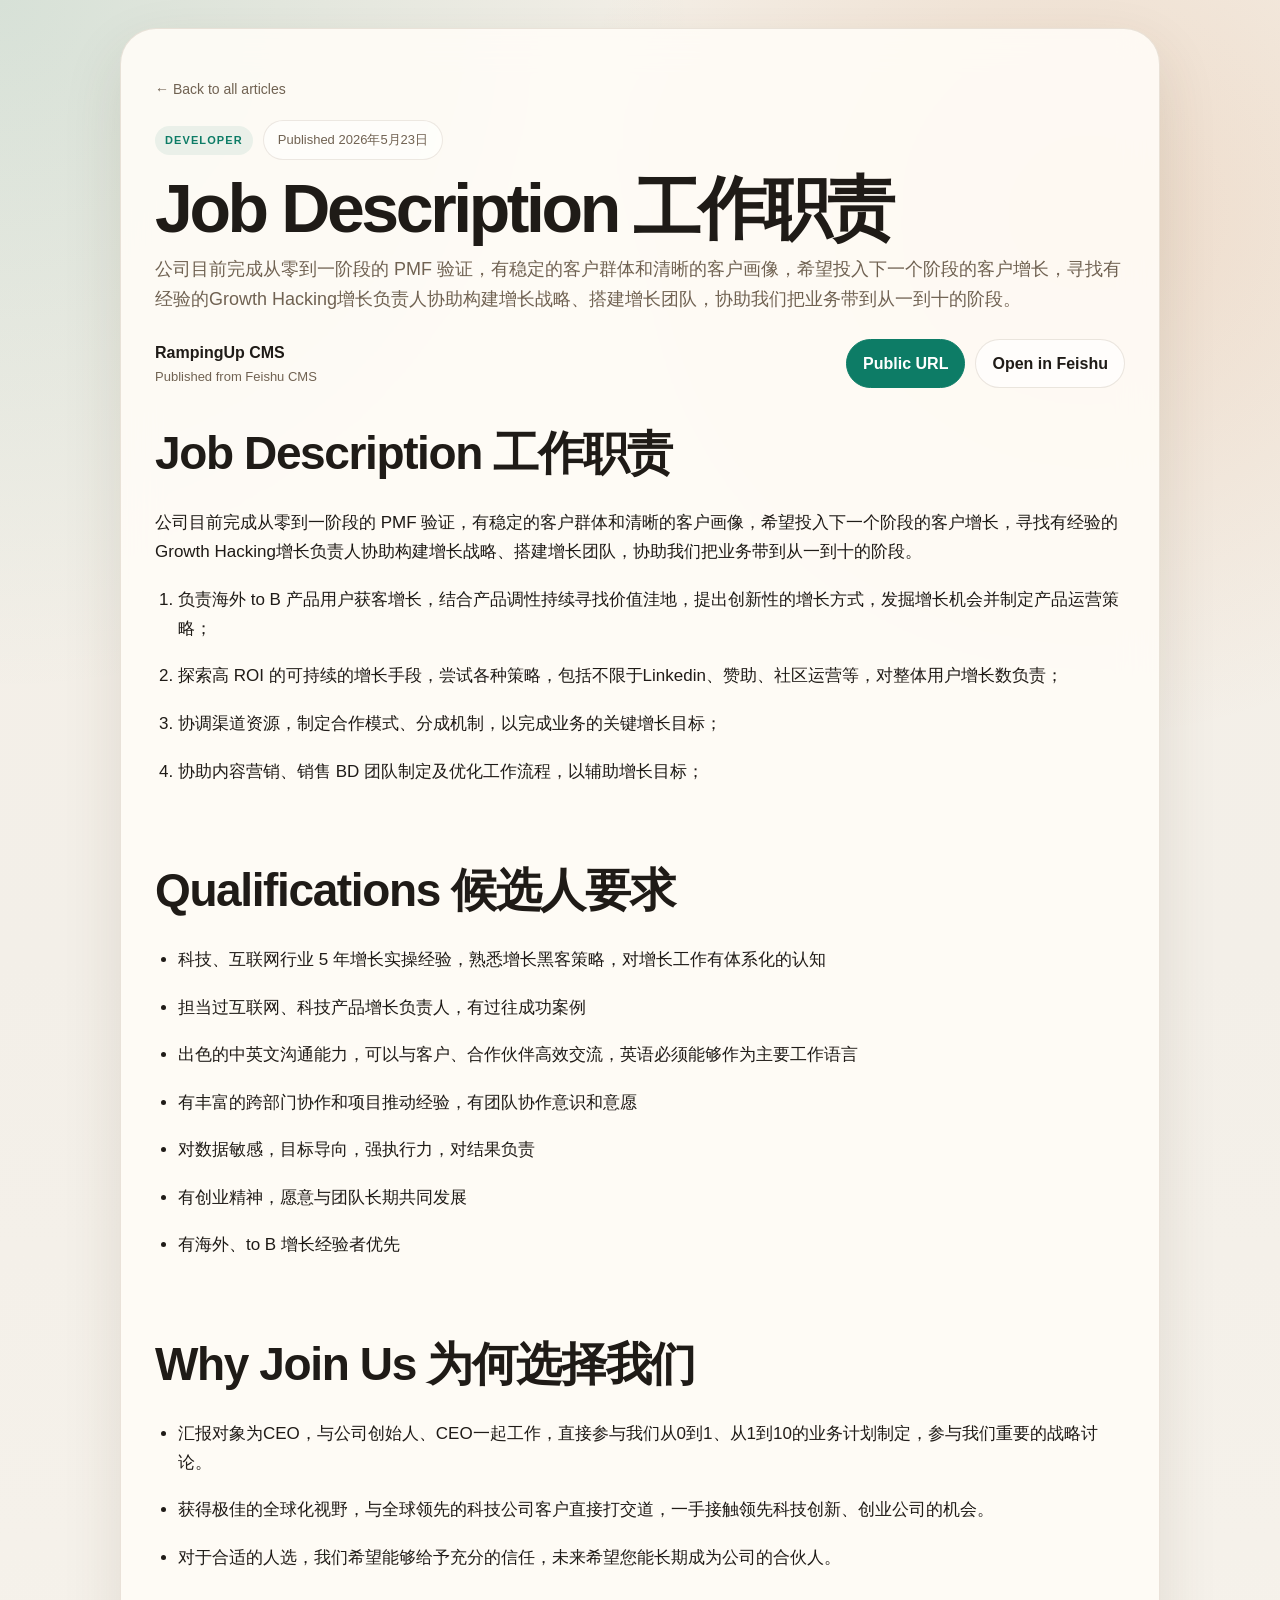
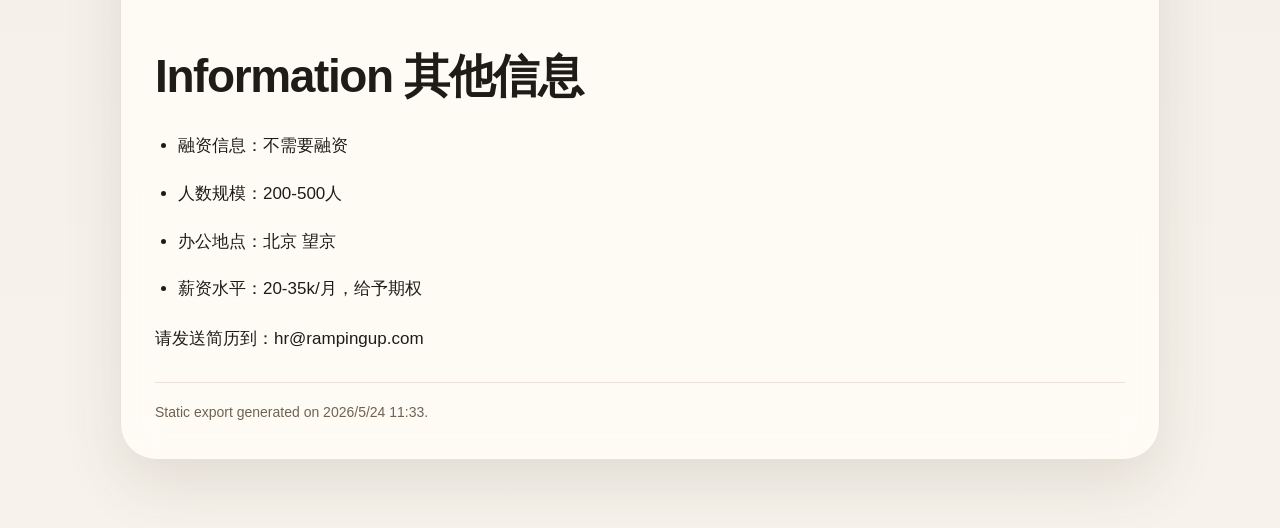
<file: docs/posts/job-description/index.html>
<!DOCTYPE html>
<html lang="zh-CN">
<head>
  <meta charset="utf-8" />
  <meta name="viewport" content="width=device-width, initial-scale=1" />
  <title>Job Description 工作职责 | RampingUp CMS</title>
  <meta name="description" content="公司目前完成从零到一阶段的 PMF 验证，有稳定的客户群体和清晰的客户画像，希望投入下一个阶段的客户增长，寻找有经验的Growth Hacking增长负责人协助构建增长战略、搭建增长团队，协助我们把业务带到从一到十的阶段。" />
  <link rel="canonical" href="https://szrunworld.github.io/RampingUpCMS/posts/job-description/" />
  <meta property="og:title" content="Job Description 工作职责 | RampingUp CMS" />
  <meta property="og:description" content="公司目前完成从零到一阶段的 PMF 验证，有稳定的客户群体和清晰的客户画像，希望投入下一个阶段的客户增长，寻找有经验的Growth Hacking增长负责人协助构建增长战略、搭建增长团队，协助我们把业务带到从一到十的阶段。" />
  <meta property="og:type" content="article" />
  <meta property="og:url" content="https://szrunworld.github.io/RampingUpCMS/posts/job-description/" />
  <link rel="stylesheet" href="../../assets/site.css" />
</head>
<body class="article-page">

      <main class="shell article-shell">
        <article class="surface article-hero">
          
          <header class="article-header">
            <a class="article-back" href="../../">← Back to all articles</a>
            <div class="article-kicker">
              <span class="post-card__tag">Developer</span>
              <span class="hero-pill">Published 2026年5月23日</span>
              
            </div>
            <h1 class="article-title">Job Description 工作职责</h1>
            <p class="article-subtitle">公司目前完成从零到一阶段的 PMF 验证，有稳定的客户群体和清晰的客户画像，希望投入下一个阶段的客户增长，寻找有经验的Growth Hacking增长负责人协助构建增长战略、搭建增长团队，协助我们把业务带到从一到十的阶段。</p>
            <div class="article-meta">
              <div class="author-stack">
                
                <div class="author-stack__text">
                  <strong>RampingUp CMS</strong>
                  <span>Published from Feishu CMS</span>
                </div>
              </div>
              <div class="article-actions">
                <a class="action-link action-link--primary" href="https://szrunworld.github.io/RampingUpCMS/posts/job-description/">Public URL</a>
                <a class="action-link" href="https://rampingup.feishu.cn/wiki/GOifwOR7ViQYU6kEprDcXs6cnTh?from=from_copylink" target="_blank" rel="noopener noreferrer">Open in Feishu</a>
              </div>
            </div>
          </header>

          <section class="article-body">
            <div class="content">
              <h1>Job Description 工作职责</h1><p>公司目前完成从零到一阶段的 PMF 验证，有稳定的客户群体和清晰的客户画像，希望投入下一个阶段的客户增长，寻找有经验的Growth Hacking增长负责人协助构建增长战略、搭建增长团队，协助我们把业务带到从一到十的阶段。</p><ol><li>负责海外 to B 产品用户获客增长，结合产品调性持续寻找价值洼地，提出创新性的增长方式，发掘增长机会并制定产品运营策略；</li><li>探索高 ROI 的可持续的增长手段，尝试各种策略，包括不限于Linkedin、赞助、社区运营等，对整体用户增长数负责；</li><li>协调渠道资源，制定合作模式、分成机制，以完成业务的关键增长目标；</li><li>协助内容营销、销售 BD 团队制定及优化工作流程，以辅助增长目标；</li></ol><h1>Qualifications 候选人要求</h1><ul><li>科技、互联网行业 5 年增长实操经验，熟悉增长黑客策略，对增长工作有体系化的认知</li><li>担当过互联网、科技产品增长负责人，有过往成功案例</li><li>出色的中英文沟通能力，可以与客户、合作伙伴高效交流，英语必须能够作为主要工作语言</li><li>有丰富的跨部门协作和项目推动经验，有团队协作意识和意愿</li><li>对数据敏感，目标导向，强执行力，对结果负责</li><li>有创业精神，愿意与团队长期共同发展</li><li>有海外、to B 增长经验者优先</li></ul><h1>Why Join Us 为何选择我们</h1><ul><li>汇报对象为CEO，与公司创始人、CEO一起工作，直接参与我们从0到1、从1到10的业务计划制定，参与我们重要的战略讨论。</li><li>获得极佳的全球化视野，与全球领先的科技公司客户直接打交道，一手接触领先科技创新、创业公司的机会。</li><li>对于合适的人选，我们希望能够给予充分的信任，未来希望您能长期成为公司的合伙人。</li></ul><h1>Information 其他信息</h1><ul><li>融资信息：不需要融资</li><li>人数规模：200-500人</li><li>办公地点：北京 望京</li><li>薪资水平：20-35k/月，给予期权</li></ul><p>请发送简历到：hr@rampingup.com</p>
            </div>
            <footer class="article-footer">
              Static export generated on 2026/5/24 11:33.
            </footer>
          </section>
        </article>
      </main>
    
</body>
</html>
</file>
<file: docs/assets/site.css>
:root {
  --bg: #f3efe8;
  --bg-soft: #fbf8f2;
  --paper: rgba(255, 252, 247, 0.9);
  --paper-strong: #fffaf3;
  --line: rgba(108, 79, 46, 0.14);
  --line-strong: rgba(108, 79, 46, 0.28);
  --text: #1f1b17;
  --muted: #706252;
  --brand: #0d7c66;
  --brand-deep: #085645;
  --accent: #c96f2d;
  --shadow: 0 24px 60px rgba(77, 54, 31, 0.12);
  --radius-xl: 28px;
  --radius-lg: 22px;
  --radius-md: 16px;
}

* {
  box-sizing: border-box;
}

html {
  scroll-behavior: smooth;
}

body {
  margin: 0;
  color: var(--text);
  background:
    radial-gradient(circle at top left, rgba(13, 124, 102, 0.13), transparent 28%),
    radial-gradient(circle at 85% 10%, rgba(201, 111, 45, 0.16), transparent 24%),
    linear-gradient(180deg, #f5f0e8 0%, #f3efe8 45%, #f7f3ec 100%);
  font-family: "Avenir Next", "IBM Plex Sans", "PingFang SC", "Hiragino Sans GB",
    "Noto Sans SC", sans-serif;
  line-height: 1.7;
  -webkit-font-smoothing: antialiased;
  text-rendering: optimizeLegibility;
}

a {
  color: var(--brand);
  text-decoration: none;
}

a:hover {
  color: var(--brand-deep);
}

img {
  max-width: 100%;
}

.shell {
  width: min(1180px, calc(100vw - 32px));
  margin: 0 auto;
  padding: 28px 0 68px;
}

.site-hero {
  display: grid;
  grid-template-columns: minmax(0, 1.35fr) minmax(320px, 0.85fr);
  gap: 20px;
  margin-bottom: 28px;
}

.hero-card,
.hero-side,
.surface {
  border: 1px solid var(--line);
  background: var(--paper);
  box-shadow: var(--shadow);
  backdrop-filter: blur(18px);
}

.hero-card {
  border-radius: 34px;
  padding: 36px 34px;
}

.hero-badge {
  display: inline-flex;
  align-items: center;
  gap: 10px;
  padding: 8px 14px;
  border-radius: 999px;
  background: rgba(13, 124, 102, 0.09);
  color: var(--brand);
  font-size: 12px;
  letter-spacing: 0.12em;
  text-transform: uppercase;
  font-weight: 700;
}

.hero-card h1 {
  margin: 18px 0 12px;
  font-size: clamp(38px, 6vw, 74px);
  line-height: 0.96;
  letter-spacing: -0.045em;
}

.hero-card h1 span {
  color: var(--brand);
}

.hero-card p {
  margin: 0;
  max-width: 56ch;
  font-size: 17px;
  color: var(--muted);
}

.hero-meta {
  display: flex;
  gap: 12px;
  flex-wrap: wrap;
  margin-top: 22px;
}

.hero-pill {
  display: inline-flex;
  align-items: center;
  padding: 8px 14px;
  border-radius: 999px;
  background: rgba(255, 255, 255, 0.56);
  border: 1px solid rgba(108, 79, 46, 0.12);
  font-size: 13px;
  color: var(--muted);
}

.hero-side {
  border-radius: 30px;
  padding: 28px 26px;
  display: flex;
  flex-direction: column;
  gap: 18px;
  justify-content: space-between;
}

.hero-side h2,
.section-title {
  margin: 0;
  font-size: 18px;
  line-height: 1.2;
  letter-spacing: -0.02em;
}

.hero-side p,
.section-copy {
  margin: 0;
  color: var(--muted);
}

.hero-side ol {
  margin: 0;
  padding-left: 20px;
  color: var(--text);
}

.hero-side li + li {
  margin-top: 10px;
}

.section-block {
  margin-bottom: 26px;
}

.section-header {
  display: flex;
  justify-content: space-between;
  gap: 16px;
  align-items: end;
  margin-bottom: 14px;
}

.section-note {
  color: var(--muted);
  font-size: 14px;
}

.section-copy strong {
  color: var(--text);
}

.cards {
  display: grid;
  grid-template-columns: repeat(2, minmax(0, 1fr));
  gap: 18px;
}

.post-card {
  display: grid;
  grid-template-columns: 136px 1fr;
  gap: 16px;
  border-radius: var(--radius-xl);
  overflow: hidden;
  padding: 14px;
  transition: transform 180ms ease, border-color 180ms ease, box-shadow 180ms ease;
}

.post-card:hover {
  transform: translateY(-2px);
  border-color: var(--line-strong);
  box-shadow: 0 24px 50px rgba(77, 54, 31, 0.16);
}

.post-card__cover {
  display: block;
  width: 136px;
  height: 136px;
  object-fit: cover;
  border-radius: 20px;
  background:
    linear-gradient(135deg, rgba(13, 124, 102, 0.15), rgba(201, 111, 45, 0.22));
}

.post-card__body {
  min-width: 0;
}

.post-card__eyebrow {
  display: flex;
  gap: 8px;
  align-items: center;
  flex-wrap: wrap;
  margin-bottom: 8px;
}

.post-card__tag {
  display: inline-flex;
  align-items: center;
  padding: 5px 10px;
  border-radius: 999px;
  background: rgba(13, 124, 102, 0.08);
  color: var(--brand);
  font-size: 11px;
  letter-spacing: 0.1em;
  text-transform: uppercase;
  font-weight: 700;
}

.post-card__date {
  color: var(--muted);
  font-size: 12px;
}

.post-card h3 {
  margin: 0 0 8px;
  font-size: 23px;
  line-height: 1.16;
  letter-spacing: -0.03em;
}

.post-card p {
  margin: 0 0 12px;
  color: var(--muted);
}

.post-card__meta {
  display: flex;
  gap: 8px;
  align-items: center;
  flex-wrap: wrap;
  color: var(--muted);
  font-size: 13px;
}

.post-card__author {
  display: inline-flex;
  align-items: center;
  gap: 8px;
  min-width: 0;
}

.post-card__author img {
  width: 28px;
  height: 28px;
  border-radius: 50%;
  object-fit: cover;
  background: rgba(13, 124, 102, 0.12);
}

.post-card__cta {
  color: var(--brand);
  font-weight: 700;
}

.empty-state {
  padding: 28px 24px;
  border-radius: var(--radius-xl);
  text-align: center;
}

.site-footer {
  margin-top: 36px;
  padding: 22px 24px;
  border-radius: var(--radius-xl);
  color: var(--muted);
  font-size: 14px;
}

.site-footer strong {
  color: var(--text);
}

.article-shell {
  width: min(1040px, calc(100vw - 28px));
}

.article-hero {
  border-radius: 36px;
  padding: 18px;
  overflow: hidden;
}

.article-cover {
  border-radius: 26px;
  width: 100%;
  max-height: 360px;
  object-fit: cover;
  background:
    linear-gradient(135deg, rgba(13, 124, 102, 0.15), rgba(201, 111, 45, 0.22));
}

.article-header {
  padding: 28px 16px 10px;
}

.article-back {
  display: inline-flex;
  align-items: center;
  gap: 8px;
  font-size: 14px;
  color: var(--muted);
}

.article-kicker {
  display: flex;
  flex-wrap: wrap;
  gap: 10px;
  align-items: center;
  margin-top: 18px;
}

.article-title {
  margin: 16px 0 12px;
  font-size: clamp(36px, 5.5vw, 68px);
  line-height: 0.96;
  letter-spacing: -0.05em;
}

.article-subtitle {
  margin: 0;
  font-size: 18px;
  color: var(--muted);
}

.article-meta {
  display: flex;
  justify-content: space-between;
  gap: 18px;
  flex-wrap: wrap;
  align-items: center;
  margin-top: 24px;
}

.author-stack {
  display: flex;
  gap: 10px;
  align-items: center;
  min-width: 0;
}

.author-stack img {
  width: 48px;
  height: 48px;
  border-radius: 50%;
  object-fit: cover;
  background: rgba(13, 124, 102, 0.12);
}

.author-stack__text {
  min-width: 0;
}

.author-stack__text strong,
.author-stack__text span {
  display: block;
}

.author-stack__text span {
  color: var(--muted);
  font-size: 13px;
}

.article-actions {
  display: flex;
  gap: 10px;
  align-items: center;
  flex-wrap: wrap;
}

.action-link {
  display: inline-flex;
  align-items: center;
  justify-content: center;
  min-height: 42px;
  padding: 10px 16px;
  border-radius: 999px;
  border: 1px solid var(--line);
  background: rgba(255, 255, 255, 0.66);
  color: var(--text);
  font-weight: 600;
}

.action-link--primary {
  background: var(--brand);
  border-color: var(--brand);
  color: white;
}

.action-link--soft {
  background: rgba(13, 124, 102, 0.08);
  border-color: rgba(13, 124, 102, 0.18);
  color: var(--brand);
}

.article-body {
  padding: 30px 16px 6px;
}

.content {
  font-size: 17px;
  color: var(--text);
  word-break: break-word;
}

.content > *:first-child {
  margin-top: 0;
}

.content p,
.content li {
  margin: 0 0 1.1em;
}

.content h1,
.content h2,
.content h3,
.content h4 {
  margin: 1.7em 0 0.65em;
  color: var(--text);
  line-height: 1.12;
  letter-spacing: -0.03em;
}

.content h1 {
  font-size: clamp(30px, 4.2vw, 46px);
}

.content h2 {
  font-size: clamp(24px, 3vw, 34px);
}

.content h3 {
  font-size: clamp(20px, 2.4vw, 26px);
}

.content h4 {
  font-size: 18px;
}

.content ul,
.content ol {
  margin: 0 0 1.25em;
  padding-left: 1.35em;
}

.content blockquote {
  margin: 1.4em 0;
  padding: 14px 18px;
  border-left: 4px solid rgba(13, 124, 102, 0.34);
  background: rgba(13, 124, 102, 0.08);
  border-radius: 0 18px 18px 0;
  color: #26443b;
}

.content code {
  padding: 0.15em 0.45em;
  border-radius: 8px;
  background: rgba(31, 27, 23, 0.08);
  font-family: "SFMono-Regular", "JetBrains Mono", "IBM Plex Mono", monospace;
  font-size: 0.92em;
}

.content pre {
  margin: 1.4em 0;
  padding: 18px;
  overflow: auto;
  border-radius: 20px;
  background: #171717;
  color: #f7f4ee;
}

.content pre code {
  padding: 0;
  background: transparent;
  color: inherit;
}

.content a {
  text-decoration: underline;
  text-decoration-thickness: 0.08em;
  text-underline-offset: 0.18em;
}

.content hr {
  margin: 2em 0;
  border: 0;
  border-top: 1px solid rgba(108, 79, 46, 0.18);
}

.content table {
  width: 100%;
  margin: 1.4em 0;
  border-collapse: collapse;
  overflow: hidden;
  border-radius: 18px;
  border: 1px solid rgba(108, 79, 46, 0.16);
  background: rgba(255, 255, 255, 0.72);
}

.content th,
.content td {
  padding: 12px 14px;
  border-bottom: 1px solid rgba(108, 79, 46, 0.12);
  text-align: left;
  vertical-align: top;
}

.content th {
  background: rgba(13, 124, 102, 0.09);
}

.content img,
.content .feishu-inline-image {
  display: block;
  width: auto;
  max-width: min(100%, 620px);
  max-height: 440px;
  height: auto;
  margin: 1.5em auto;
  border-radius: 18px;
  box-shadow: 0 18px 50px rgba(77, 54, 31, 0.16);
  background: rgba(255, 255, 255, 0.72);
}

.content video,
.content .feishu-inline-video {
  display: block;
  width: min(100%, 820px);
  max-height: 460px;
  margin: 1.5em auto;
  border-radius: 18px;
  box-shadow: 0 18px 50px rgba(77, 54, 31, 0.16);
  background: rgba(255, 255, 255, 0.72);
}

.feishu-file-card {
  margin: 1.6em 0;
  padding: 16px 18px;
  border-radius: 20px;
  border: 1px solid rgba(108, 79, 46, 0.16);
  background: rgba(255, 255, 255, 0.72);
}

.feishu-file-card__title {
  font-weight: 700;
  margin-bottom: 8px;
}

.feishu-file-card__meta {
  color: var(--muted);
  font-size: 14px;
  margin-bottom: 10px;
}

.feishu-mention {
  display: inline-flex;
  align-items: center;
  padding: 0.12em 0.55em;
  border-radius: 999px;
  background: rgba(13, 124, 102, 0.08);
  color: var(--brand);
  font-weight: 700;
}

.article-footer {
  margin-top: 28px;
  padding: 18px 0 10px;
  border-top: 1px solid rgba(108, 79, 46, 0.14);
  color: var(--muted);
  font-size: 14px;
}

@media (max-width: 960px) {
  .site-hero,
  .cards,
  .post-card {
    grid-template-columns: 1fr;
  }

  .post-card__cover {
    width: 100%;
    height: 220px;
  }
}

@media (max-width: 720px) {
  .shell {
    width: min(100vw - 20px, 100%);
    padding-top: 18px;
  }

  .hero-card,
  .hero-side,
  .article-hero {
    border-radius: 24px;
  }

  .hero-card,
  .hero-side {
    padding: 24px 20px;
  }

  .article-body,
  .article-header {
    padding-left: 8px;
    padding-right: 8px;
  }

  .article-meta {
    align-items: flex-start;
  }
}
</file>
